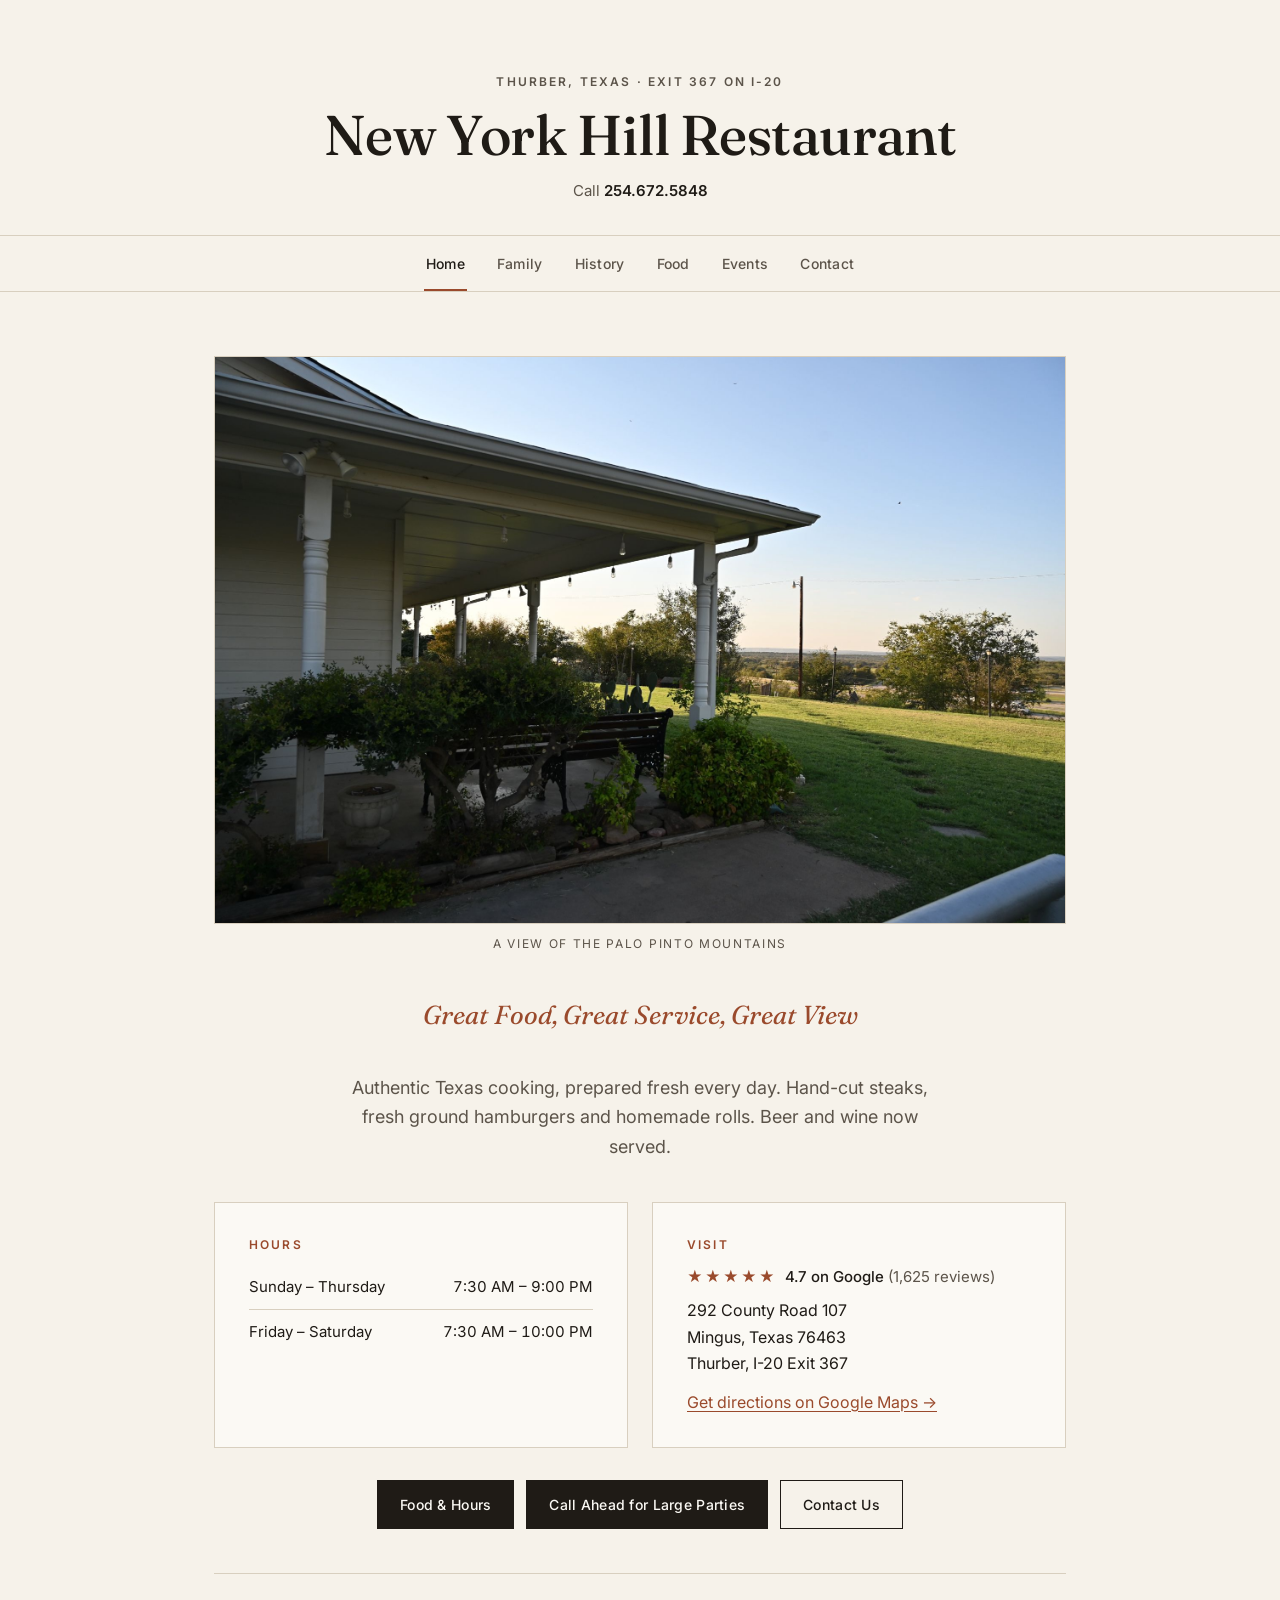
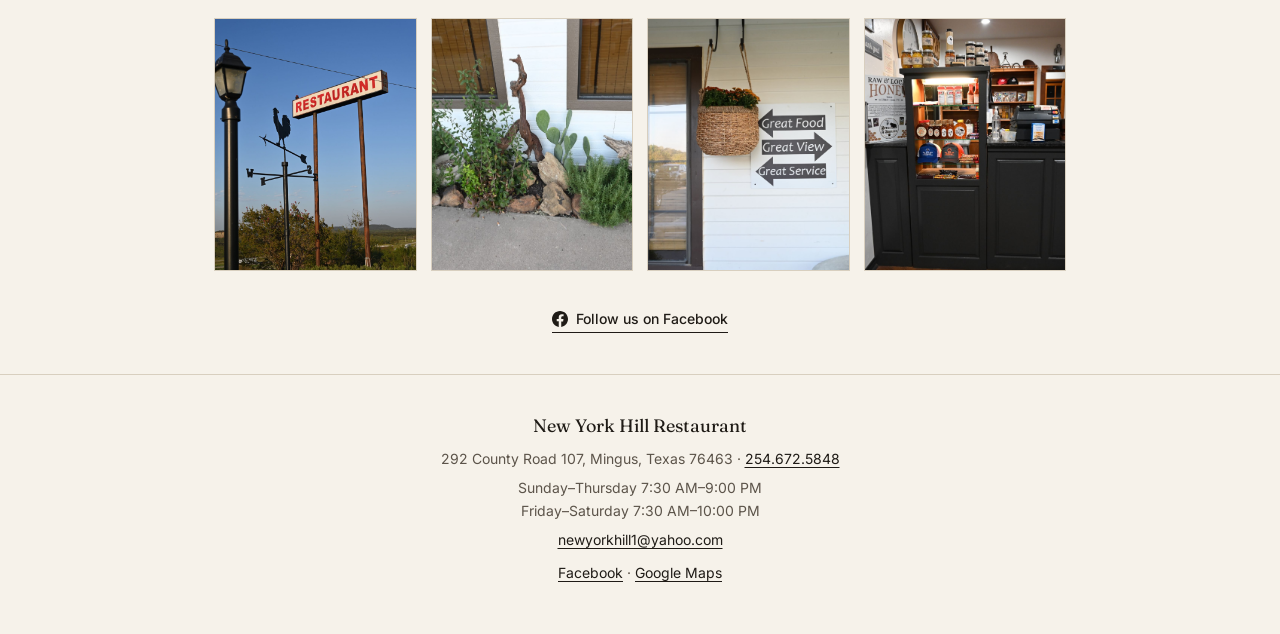
<file: index.html>
<!DOCTYPE html>
<html lang="en">
<head>
<meta charset="UTF-8">
<meta name="viewport" content="width=device-width, initial-scale=1">
<title>New York Hill Restaurant | Thurber, Texas</title>
<meta name="description" content="New York Hill Restaurant in Thurber, Texas. Authentic Texas cuisine prepared fresh daily, hand-cut steaks, fresh ground hamburgers and homemade rolls. Exit 367 on I-20.">
<meta name="keywords" content="chicken fried steak, hummingbirds, Thurber, Texas, great food, country breakfast, view">
<meta property="og:type" content="website">
<meta property="og:site_name" content="New York Hill Restaurant">
<meta property="og:title" content="New York Hill Restaurant | Thurber, Texas">
<meta property="og:description" content="New York Hill Restaurant in Thurber, Texas. Authentic Texas cuisine prepared fresh daily, hand-cut steaks, fresh ground hamburgers and homemade rolls. Exit 367 on I-20.">
<meta property="og:url" content="https://thurbernewyorkhill.com/">
<meta property="og:image" content="https://thurbernewyorkhill.com/images/hero-porch.jpg">
<meta name="twitter:card" content="summary_large_image">
<link rel="icon" href="favicon.svg" type="image/svg+xml">
<link rel="preconnect" href="https://fonts.googleapis.com">
<link rel="preconnect" href="https://fonts.gstatic.com" crossorigin>
<link href="https://fonts.googleapis.com/css2?family=Fraunces:opsz,wght@9..144,400;9..144,500;9..144,600&family=Inter:wght@400;500;600&display=swap" rel="stylesheet">
<link rel="stylesheet" href="css/style.css?v=10">
</head>
<body>

<header class="masthead">
  <p class="kicker">Thurber, Texas &middot; Exit 367 on I-20</p>
  <h1><a href="index.html">New York Hill Restaurant</a></h1>
  <p class="sub">Call <a href="tel:+12546725848">254.672.5848</a></p>
</header>

<nav class="main" aria-label="Main">
  <ul>
    <li><a href="index.html" aria-current="page">Home</a></li>
    <li><a href="family.html">Family</a></li>
    <li><a href="history.html">History</a></li>
    <li><a href="food.html">Food</a></li>
    <li><a href="events.html">Events</a></li>
    <li><a href="contact.html">Contact</a></li>
  </ul>
</nav>

<main class="wrap">
  <figure class="hero-view"><img src="images/hero-porch.jpg" alt="The covered porch at New York Hill with a view of the Palo Pinto mountains" onerror="this.remove()"><figcaption>A view of the Palo Pinto mountains</figcaption></figure>

  <p class="tagline">Great Food, Great Service, Great View</p>
  <p class="page-intro">Authentic Texas cooking, prepared fresh every day. Hand-cut steaks, fresh ground hamburgers and homemade rolls. Beer and wine now served.</p>

  <div class="two-col">
    <div class="panel">
      <h3 class="label">Hours</h3>
      <table class="hours">
        <tr><td>Sunday &ndash; Thursday</td><td>7:30 AM &ndash; 9:00 PM</td></tr>
        <tr><td>Friday &ndash; Saturday</td><td>7:30 AM &ndash; 10:00 PM</td></tr>
      </table>
    </div>
    <div class="panel">
      <h3 class="label">Visit</h3>
      <p class="rating"><span class="stars" aria-hidden="true">&#9733;&#9733;&#9733;&#9733;&#9733;</span> 4.7 on Google <span class="muted">(1,625 reviews)</span></p>
      <p style="margin-bottom:12px;">292 County Road 107<br>Mingus, Texas 76463<br>Thurber, I-20 Exit 367</p>
      <p style="margin-bottom:0;"><a href="https://www.google.com/maps/dir/?api=1&amp;destination=32.5034469,-98.41572359999999&amp;destination_place_id=ChIJT-LiNr6eUYYR8mpRFcu9SW4" target="_blank" rel="noopener">Get directions on Google Maps &rarr;</a></p>
    </div>
  </div>

  <div class="actions" style="margin-top:32px;">
    <a class="btn" href="food.html">Food &amp; Hours</a>
    <a class="btn" href="tel:+12546725848">Call Ahead for Large Parties</a>
    <a class="btn ghost" href="contact.html">Contact Us</a>
  </div>

  <hr class="divider">

  <div class="frames" aria-label="Photos">
    <div class="frame-wrap"><img src="images/contact-restaurant-sign.jpg" alt="Tall RESTAURANT sign with a rooster weathervane" onerror="this.remove()"></div>
    <div class="frame-wrap"><img src="images/contact-planter.jpg" alt="Planting bed and sculpture beside the restaurant wall" onerror="this.remove()"></div>
    <div class="frame-wrap"><img src="images/contact-gift-shop.jpg" alt="Gift shop counter with local honey, jams and New York Hill hats" onerror="this.remove()"></div>
    <div class="frame-wrap"><img src="images/contact-porch-sign.jpg" alt="Porch sign reading Great Food, Great View, Great Service beside a hanging planter" onerror="this.remove()"></div>
  </div>

  <div class="social">
    <a href="https://www.facebook.com/NewYorkHIll" target="_blank" rel="noopener">
      <svg viewBox="0 0 24 24" aria-hidden="true"><path d="M24 12.07C24 5.4 18.63 0 12 0S0 5.4 0 12.07C0 18.1 4.39 23.09 10.13 24v-8.44H7.08v-3.49h3.05V9.41c0-3.02 1.79-4.69 4.53-4.69 1.31 0 2.69.24 2.69.24v2.97h-1.51c-1.49 0-1.96.93-1.96 1.89v2.26h3.33l-.53 3.49h-2.8V24C19.61 23.09 24 18.1 24 12.07z"/></svg>
      Follow us on Facebook
    </a>
  </div>
</main>

<footer class="site">
  <p class="name">New York Hill Restaurant</p>
  <p>292 County Road 107, Mingus, Texas 76463 &middot; <a href="tel:+12546725848">254.672.5848</a></p>
  <p>Sunday&ndash;Thursday 7:30 AM&ndash;9:00 PM<br>Friday&ndash;Saturday 7:30 AM&ndash;10:00 PM</p>
  <p><a href="mailto:newyorkhill1@yahoo.com">newyorkhill1@yahoo.com</a></p>
  <p class="social-links"><a href="https://www.facebook.com/NewYorkHIll" target="_blank" rel="noopener">Facebook</a> &middot; <a href="https://www.google.com/maps/search/?api=1&amp;query=New+York+Hill+Restaurant&amp;query_place_id=ChIJT-LiNr6eUYYR8mpRFcu9SW4" target="_blank" rel="noopener">Google Maps</a></p>
</footer>

</body>
</html>
</file>
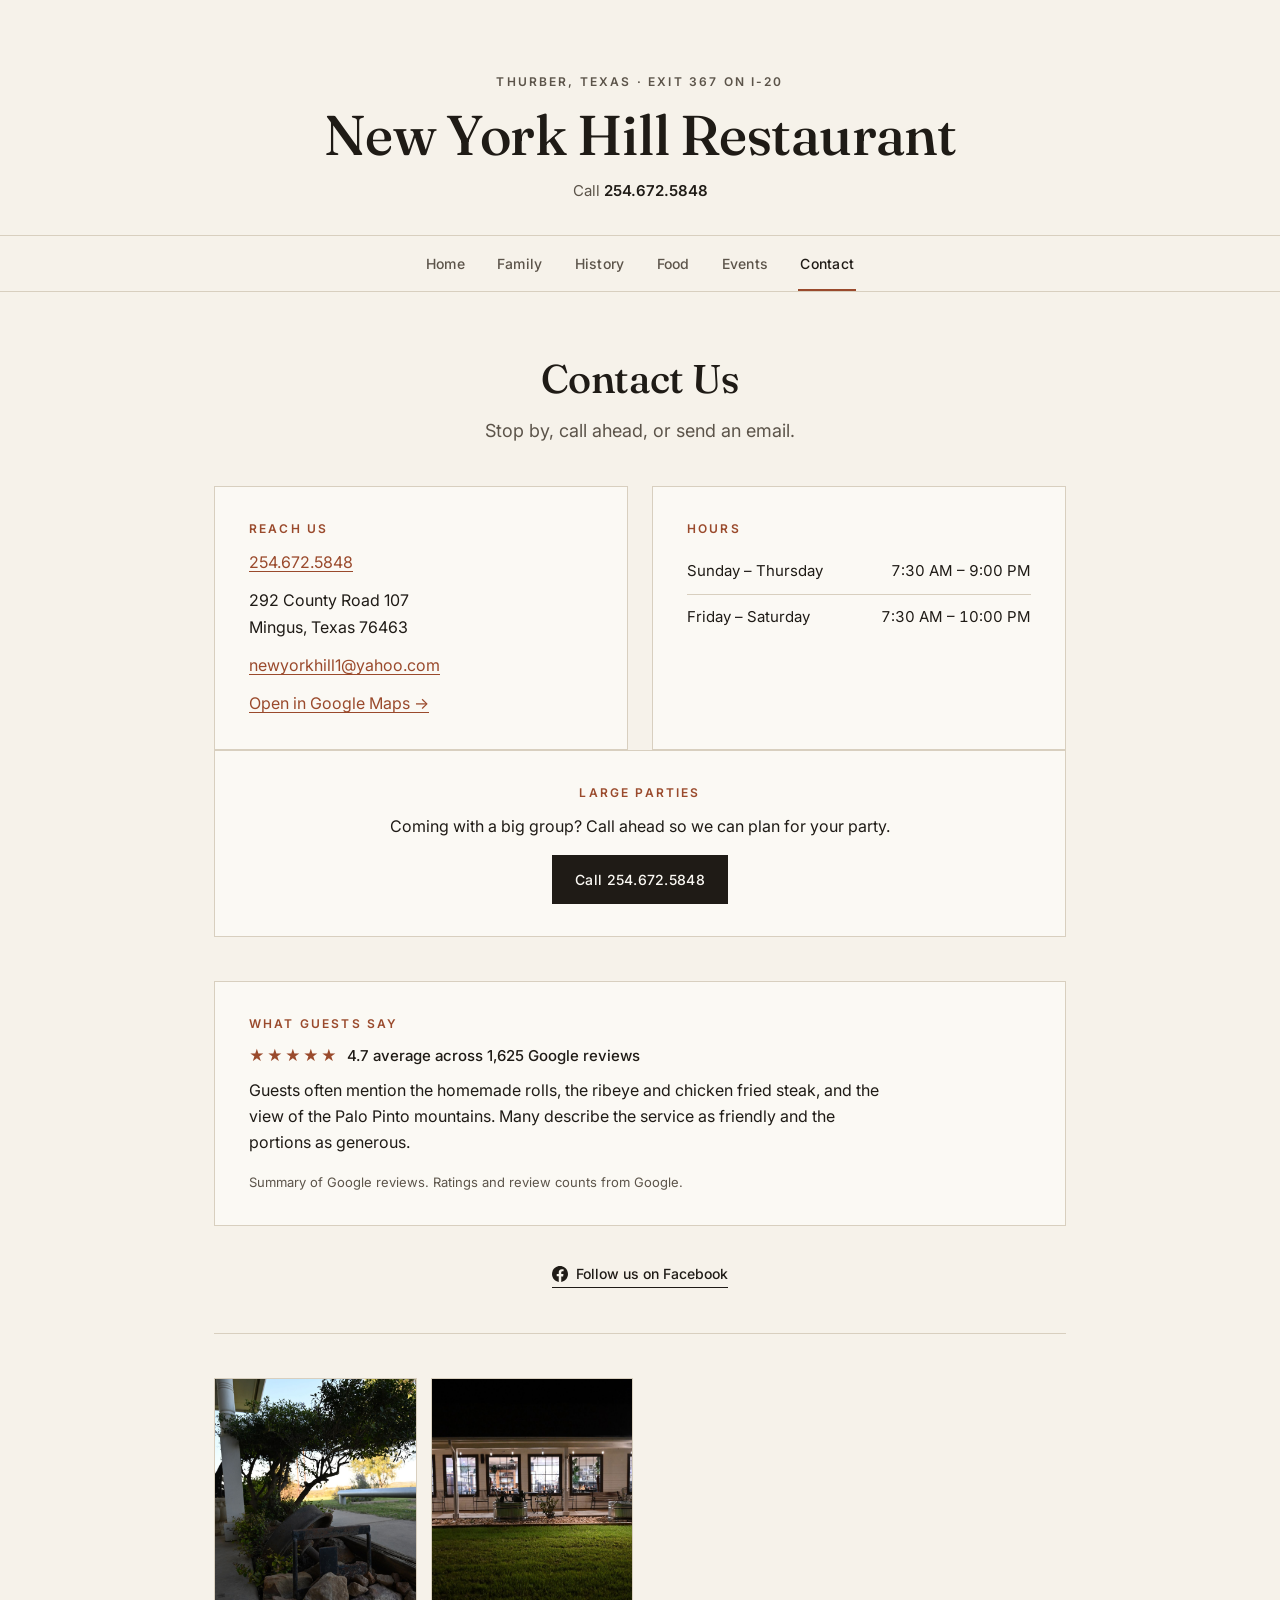
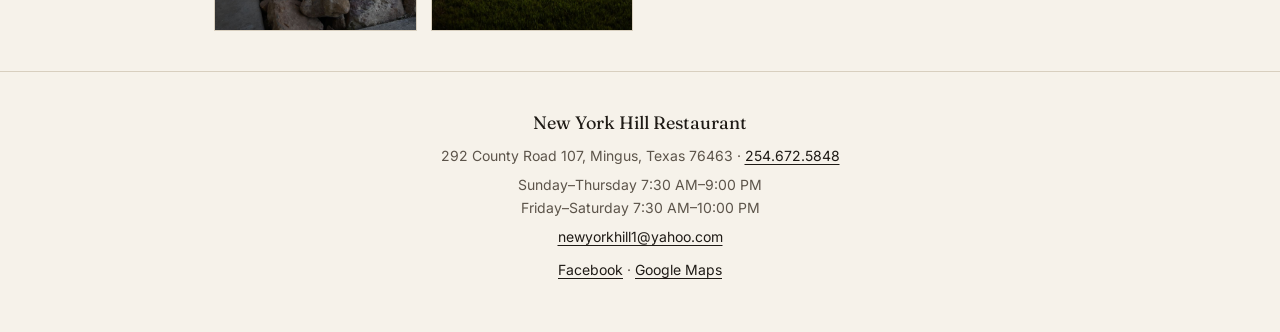
<file: contact.html>
<!DOCTYPE html>
<html lang="en">
<head>
<meta charset="UTF-8">
<meta name="viewport" content="width=device-width, initial-scale=1">
<title>Contact Us | New York Hill Restaurant</title>
<meta name="description" content="Contact New York Hill Restaurant at 292 County Road 107, Mingus, Texas. Call 254.672.5848 or email newyorkhill1@yahoo.com.">
<meta property="og:type" content="website">
<meta property="og:site_name" content="New York Hill Restaurant">
<meta property="og:title" content="Contact Us | New York Hill Restaurant">
<meta property="og:description" content="Contact New York Hill Restaurant at 292 County Road 107, Mingus, Texas. Call 254.672.5848 or email newyorkhill1@yahoo.com.">
<meta property="og:url" content="https://thurbernewyorkhill.com/contact.html">
<meta property="og:image" content="https://thurbernewyorkhill.com/images/hero-porch.jpg">
<meta name="twitter:card" content="summary_large_image">
<link rel="icon" href="favicon.svg" type="image/svg+xml">
<link rel="preconnect" href="https://fonts.googleapis.com">
<link rel="preconnect" href="https://fonts.gstatic.com" crossorigin>
<link href="https://fonts.googleapis.com/css2?family=Fraunces:opsz,wght@9..144,400;9..144,500;9..144,600&family=Inter:wght@400;500;600&display=swap" rel="stylesheet">
<link rel="stylesheet" href="css/style.css?v=10">
</head>
<body>

<header class="masthead">
  <p class="kicker">Thurber, Texas &middot; Exit 367 on I-20</p>
  <h1><a href="index.html">New York Hill Restaurant</a></h1>
  <p class="sub">Call <a href="tel:+12546725848">254.672.5848</a></p>
</header>

<nav class="main" aria-label="Main">
  <ul>
    <li><a href="index.html">Home</a></li>
    <li><a href="family.html">Family</a></li>
    <li><a href="history.html">History</a></li>
    <li><a href="food.html">Food</a></li>
    <li><a href="events.html">Events</a></li>
    <li><a href="contact.html" aria-current="page">Contact</a></li>
  </ul>
</nav>

<main class="wrap">
  <h2 class="page-title">Contact Us</h2>
  <p class="page-intro">Stop by, call ahead, or send an email.</p>

  <div class="two-col">
    <div class="panel">
      <h3 class="label">Reach us</h3>
      <p style="margin-bottom:12px;"><a href="tel:+12546725848">254.672.5848</a></p>
      <p style="margin-bottom:12px;">292 County Road 107<br>Mingus, Texas 76463</p>
      <p style="margin-bottom:12px;"><a href="mailto:newyorkhill1@yahoo.com">newyorkhill1@yahoo.com</a></p>
      <p style="margin-bottom:0;"><a href="https://www.google.com/maps/search/?api=1&amp;query=New+York+Hill+Restaurant&amp;query_place_id=ChIJT-LiNr6eUYYR8mpRFcu9SW4" target="_blank" rel="noopener">Open in Google Maps &rarr;</a></p>
    </div>
    <div class="panel">
      <h3 class="label">Hours</h3>
      <table class="hours">
        <tr><td>Sunday &ndash; Thursday</td><td>7:30 AM &ndash; 9:00 PM</td></tr>
        <tr><td>Friday &ndash; Saturday</td><td>7:30 AM &ndash; 10:00 PM</td></tr>
      </table>
    </div>
  </div>

  <div class="panel center">
    <h3 class="label">Large Parties</h3>
    <p class="narrow">Coming with a big group? Call ahead so we can plan for your party.</p>
    <a class="btn" href="tel:+12546725848">Call 254.672.5848</a>
  </div>

  <div class="panel reviews">
    <h3 class="label">What guests say</h3>
    <p class="rating"><span class="stars" aria-hidden="true">&#9733;&#9733;&#9733;&#9733;&#9733;</span> 4.7 average across 1,625 Google reviews</p>
    <p>Guests often mention the homemade rolls, the ribeye and chicken fried steak, and the view of the Palo Pinto mountains. Many describe the service as friendly and the portions as generous.</p>
    <p class="attrib">Summary of Google reviews. Ratings and review counts from Google.</p>
  </div>

  <div class="social">
    <a href="https://www.facebook.com/NewYorkHIll" target="_blank" rel="noopener">
      <svg viewBox="0 0 24 24" aria-hidden="true"><path d="M24 12.07C24 5.4 18.63 0 12 0S0 5.4 0 12.07C0 18.1 4.39 23.09 10.13 24v-8.44H7.08v-3.49h3.05V9.41c0-3.02 1.79-4.69 4.53-4.69 1.31 0 2.69.24 2.69.24v2.97h-1.51c-1.49 0-1.96.93-1.96 1.89v2.26h3.33l-.53 3.49h-2.8V24C19.61 23.09 24 18.1 24 12.07z"/></svg>
      Follow us on Facebook
    </a>
  </div>

  <hr class="divider">

  <div class="frames" aria-label="Photos">
    <div class="frame-wrap"><img src="images/home-bench.jpg" alt="Bench and stone planter beneath the porch tree" onerror="this.remove()"></div>
    <div class="frame-wrap"><img src="images/exterior.jpg" alt="New York Hill Restaurant exterior at night with the porch lights on" onerror="this.remove()"></div>
  </div>

</main>

<footer class="site">
  <p class="name">New York Hill Restaurant</p>
  <p>292 County Road 107, Mingus, Texas 76463 &middot; <a href="tel:+12546725848">254.672.5848</a></p>
  <p>Sunday&ndash;Thursday 7:30 AM&ndash;9:00 PM<br>Friday&ndash;Saturday 7:30 AM&ndash;10:00 PM</p>
  <p><a href="mailto:newyorkhill1@yahoo.com">newyorkhill1@yahoo.com</a></p>
  <p class="social-links"><a href="https://www.facebook.com/NewYorkHIll" target="_blank" rel="noopener">Facebook</a> &middot; <a href="https://www.google.com/maps/search/?api=1&amp;query=New+York+Hill+Restaurant&amp;query_place_id=ChIJT-LiNr6eUYYR8mpRFcu9SW4" target="_blank" rel="noopener">Google Maps</a></p>
</footer>

</body>
</html>
</file>
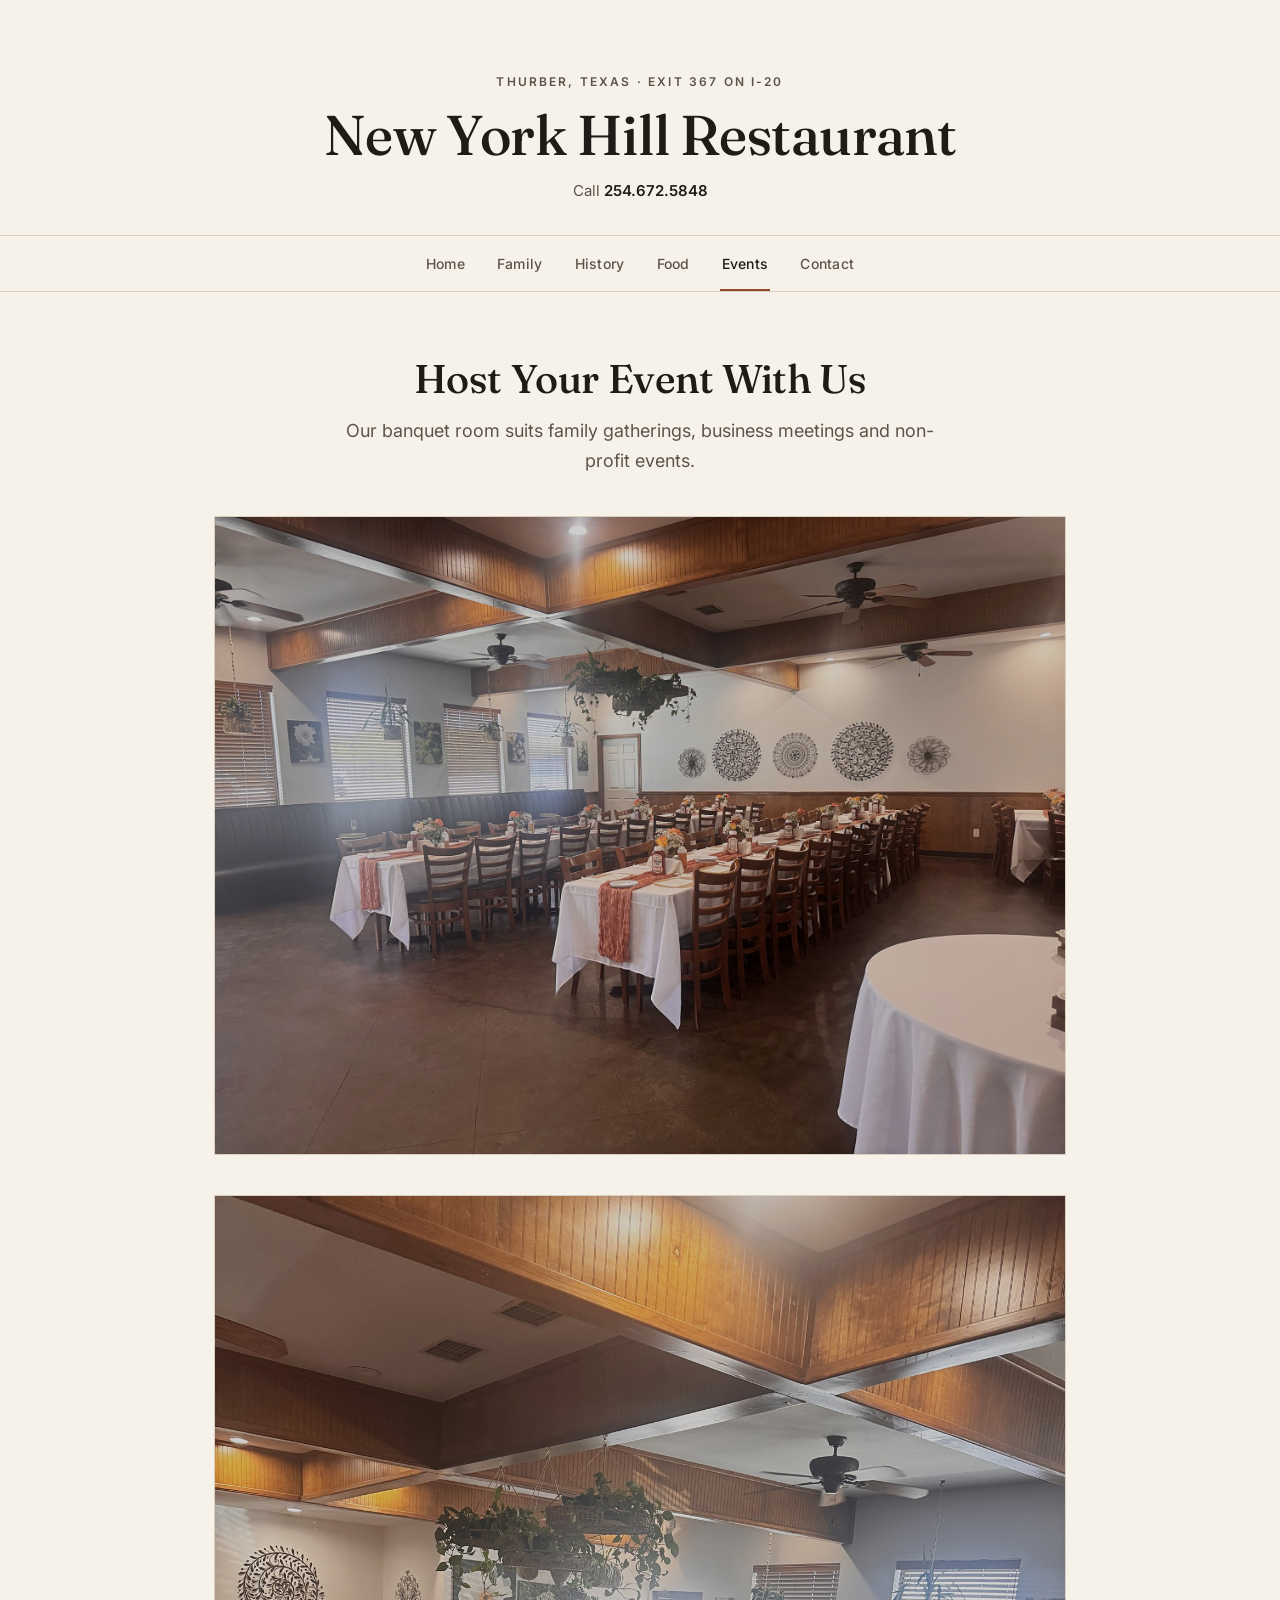
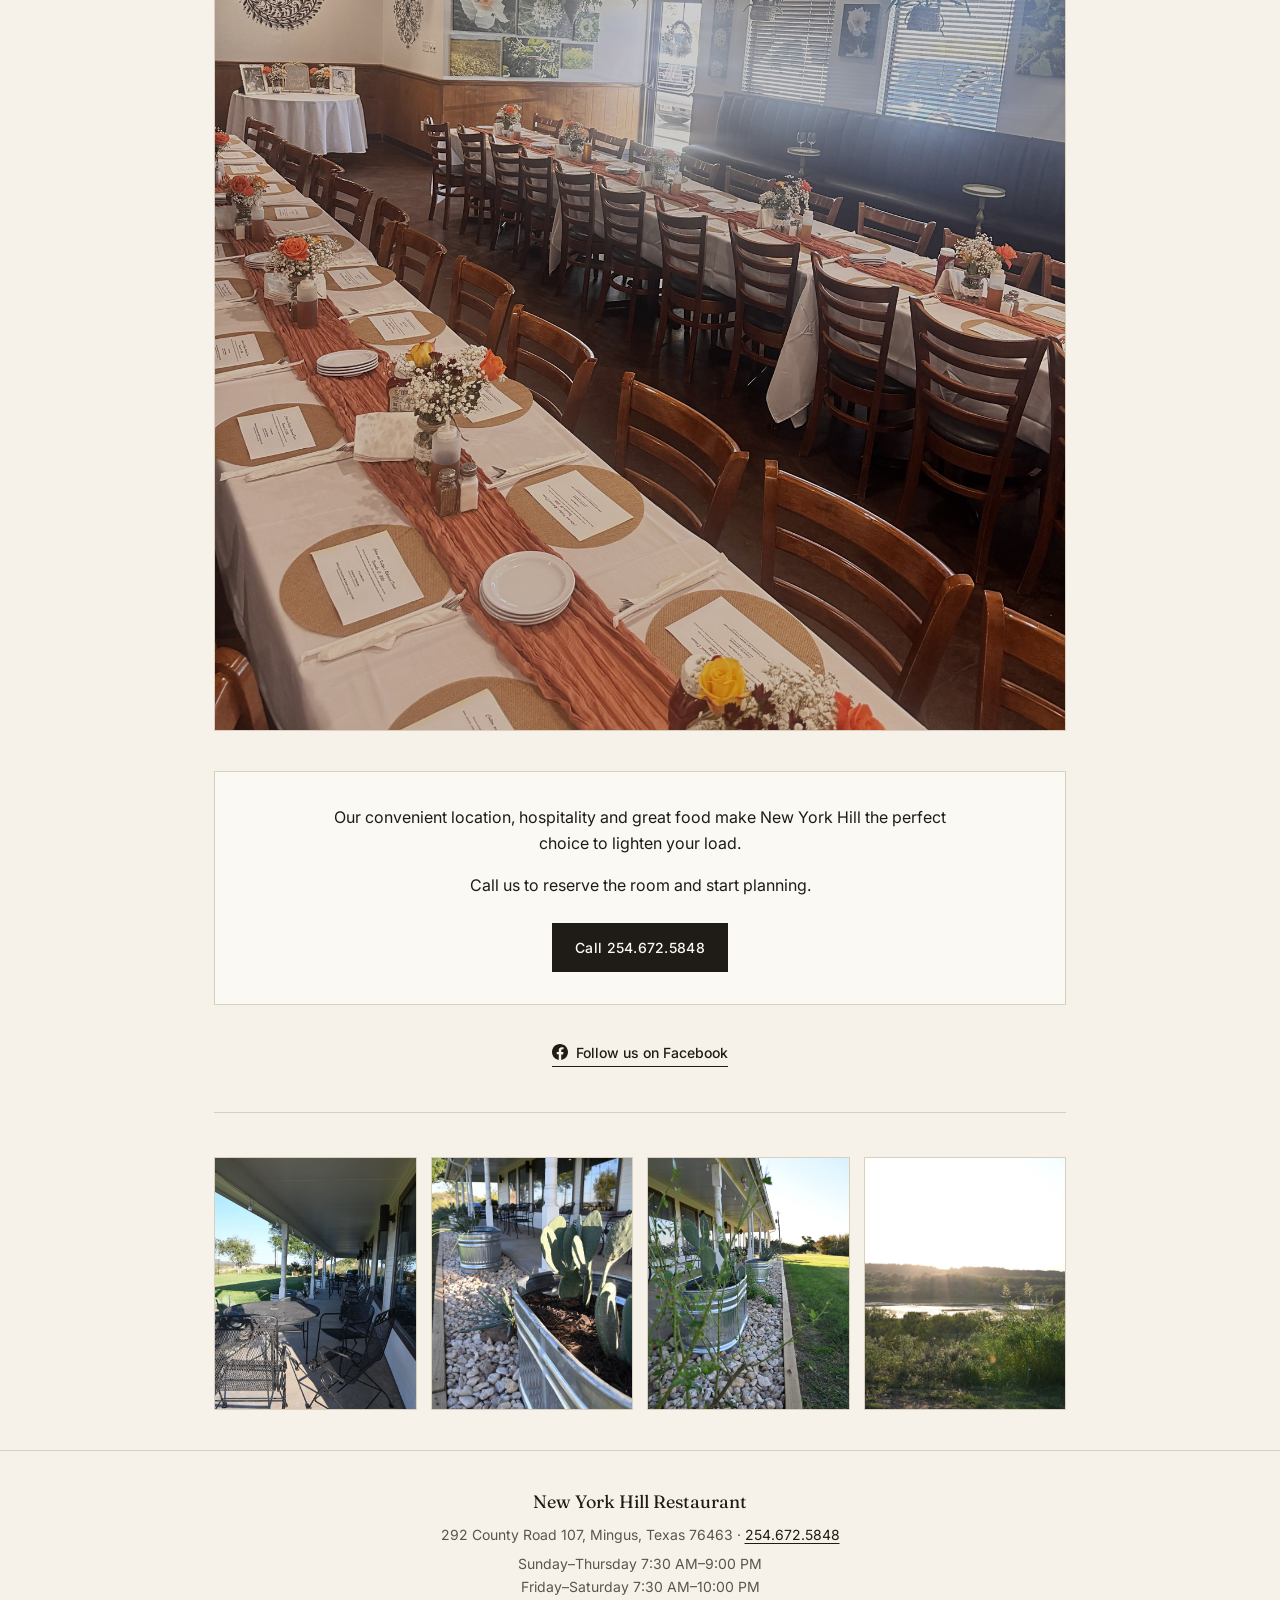
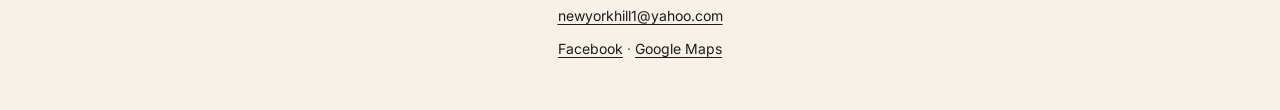
<file: events.html>
<!DOCTYPE html>
<html lang="en">
<head>
<meta charset="UTF-8">
<meta name="viewport" content="width=device-width, initial-scale=1">
<title>Events &amp; Banquets | New York Hill Restaurant</title>
<meta name="description" content="Book the banquet room at New York Hill Restaurant for family gatherings, business meetings and non-profit events. Call 254.672.5848.">
<meta property="og:type" content="website">
<meta property="og:site_name" content="New York Hill Restaurant">
<meta property="og:title" content="Events &amp; Banquets | New York Hill Restaurant">
<meta property="og:description" content="Book the banquet room at New York Hill Restaurant for family gatherings, business meetings and non-profit events. Call 254.672.5848.">
<meta property="og:url" content="https://thurbernewyorkhill.com/events.html">
<meta property="og:image" content="https://thurbernewyorkhill.com/images/hero-porch.jpg">
<meta name="twitter:card" content="summary_large_image">
<link rel="icon" href="favicon.svg" type="image/svg+xml">
<link rel="preconnect" href="https://fonts.googleapis.com">
<link rel="preconnect" href="https://fonts.gstatic.com" crossorigin>
<link href="https://fonts.googleapis.com/css2?family=Fraunces:opsz,wght@9..144,400;9..144,500;9..144,600&family=Inter:wght@400;500;600&display=swap" rel="stylesheet">
<link rel="stylesheet" href="css/style.css?v=10">
</head>
<body>

<header class="masthead">
  <p class="kicker">Thurber, Texas &middot; Exit 367 on I-20</p>
  <h1><a href="index.html">New York Hill Restaurant</a></h1>
  <p class="sub">Call <a href="tel:+12546725848">254.672.5848</a></p>
</header>

<nav class="main" aria-label="Main">
  <ul>
    <li><a href="index.html">Home</a></li>
    <li><a href="family.html">Family</a></li>
    <li><a href="history.html">History</a></li>
    <li><a href="food.html">Food</a></li>
    <li><a href="events.html" aria-current="page">Events</a></li>
    <li><a href="contact.html">Contact</a></li>
  </ul>
</nav>

<main class="wrap">
  <h2 class="page-title">Host Your Event With Us</h2>
  <p class="page-intro">Our banquet room suits family gatherings, business meetings and non-profit events.</p>

  <figure class="photo-wide"><img src="images/events-room-1.jpg" alt="Dining room set with long tables, white linens and orange flowers" onerror="this.remove()"></figure>
  <figure class="photo-wide"><img src="images/events-room-2.jpg" alt="Long banquet tables set for a party with orange flowers and place cards" onerror="this.remove()"></figure>

  <div class="panel center">
    <p class="narrow">Our convenient location, hospitality and great food make New York Hill the perfect choice to lighten your load.</p>
    <p class="narrow" style="margin-bottom:24px;">Call us to reserve the room and start planning.</p>
    <a class="btn" href="tel:+12546725848">Call 254.672.5848</a>
  </div>

  <div class="social">
    <a href="https://www.facebook.com/NewYorkHIll" target="_blank" rel="noopener">
      <svg viewBox="0 0 24 24" aria-hidden="true"><path d="M24 12.07C24 5.4 18.63 0 12 0S0 5.4 0 12.07C0 18.1 4.39 23.09 10.13 24v-8.44H7.08v-3.49h3.05V9.41c0-3.02 1.79-4.69 4.53-4.69 1.31 0 2.69.24 2.69.24v2.97h-1.51c-1.49 0-1.96.93-1.96 1.89v2.26h3.33l-.53 3.49h-2.8V24C19.61 23.09 24 18.1 24 12.07z"/></svg>
      Follow us on Facebook
    </a>
  </div>

  <hr class="divider">

  <div class="frames" aria-label="Photos">
    <div class="frame-wrap"><img src="images/events-porch-chairs.jpg" alt="Covered porch with metal chairs and table" onerror="this.remove()"></div>
    <div class="frame-wrap"><img src="images/events-planters.jpg" alt="Cactus planters along the porch" onerror="this.remove()"></div>
    <div class="frame-wrap"><img src="images/events-porch-rail.jpg" alt="Porch with a metal planter and gravel bed" onerror="this.remove()"></div>
    <div class="frame-wrap"><img src="images/events-lake-sunset.jpg" alt="Sunset over the hills near the lake" onerror="this.remove()"></div>
  </div>

</main>

<footer class="site">
  <p class="name">New York Hill Restaurant</p>
  <p>292 County Road 107, Mingus, Texas 76463 &middot; <a href="tel:+12546725848">254.672.5848</a></p>
  <p>Sunday&ndash;Thursday 7:30 AM&ndash;9:00 PM<br>Friday&ndash;Saturday 7:30 AM&ndash;10:00 PM</p>
  <p><a href="mailto:newyorkhill1@yahoo.com">newyorkhill1@yahoo.com</a></p>
  <p class="social-links"><a href="https://www.facebook.com/NewYorkHIll" target="_blank" rel="noopener">Facebook</a> &middot; <a href="https://www.google.com/maps/search/?api=1&amp;query=New+York+Hill+Restaurant&amp;query_place_id=ChIJT-LiNr6eUYYR8mpRFcu9SW4" target="_blank" rel="noopener">Google Maps</a></p>
</footer>

</body>
</html>
</file>
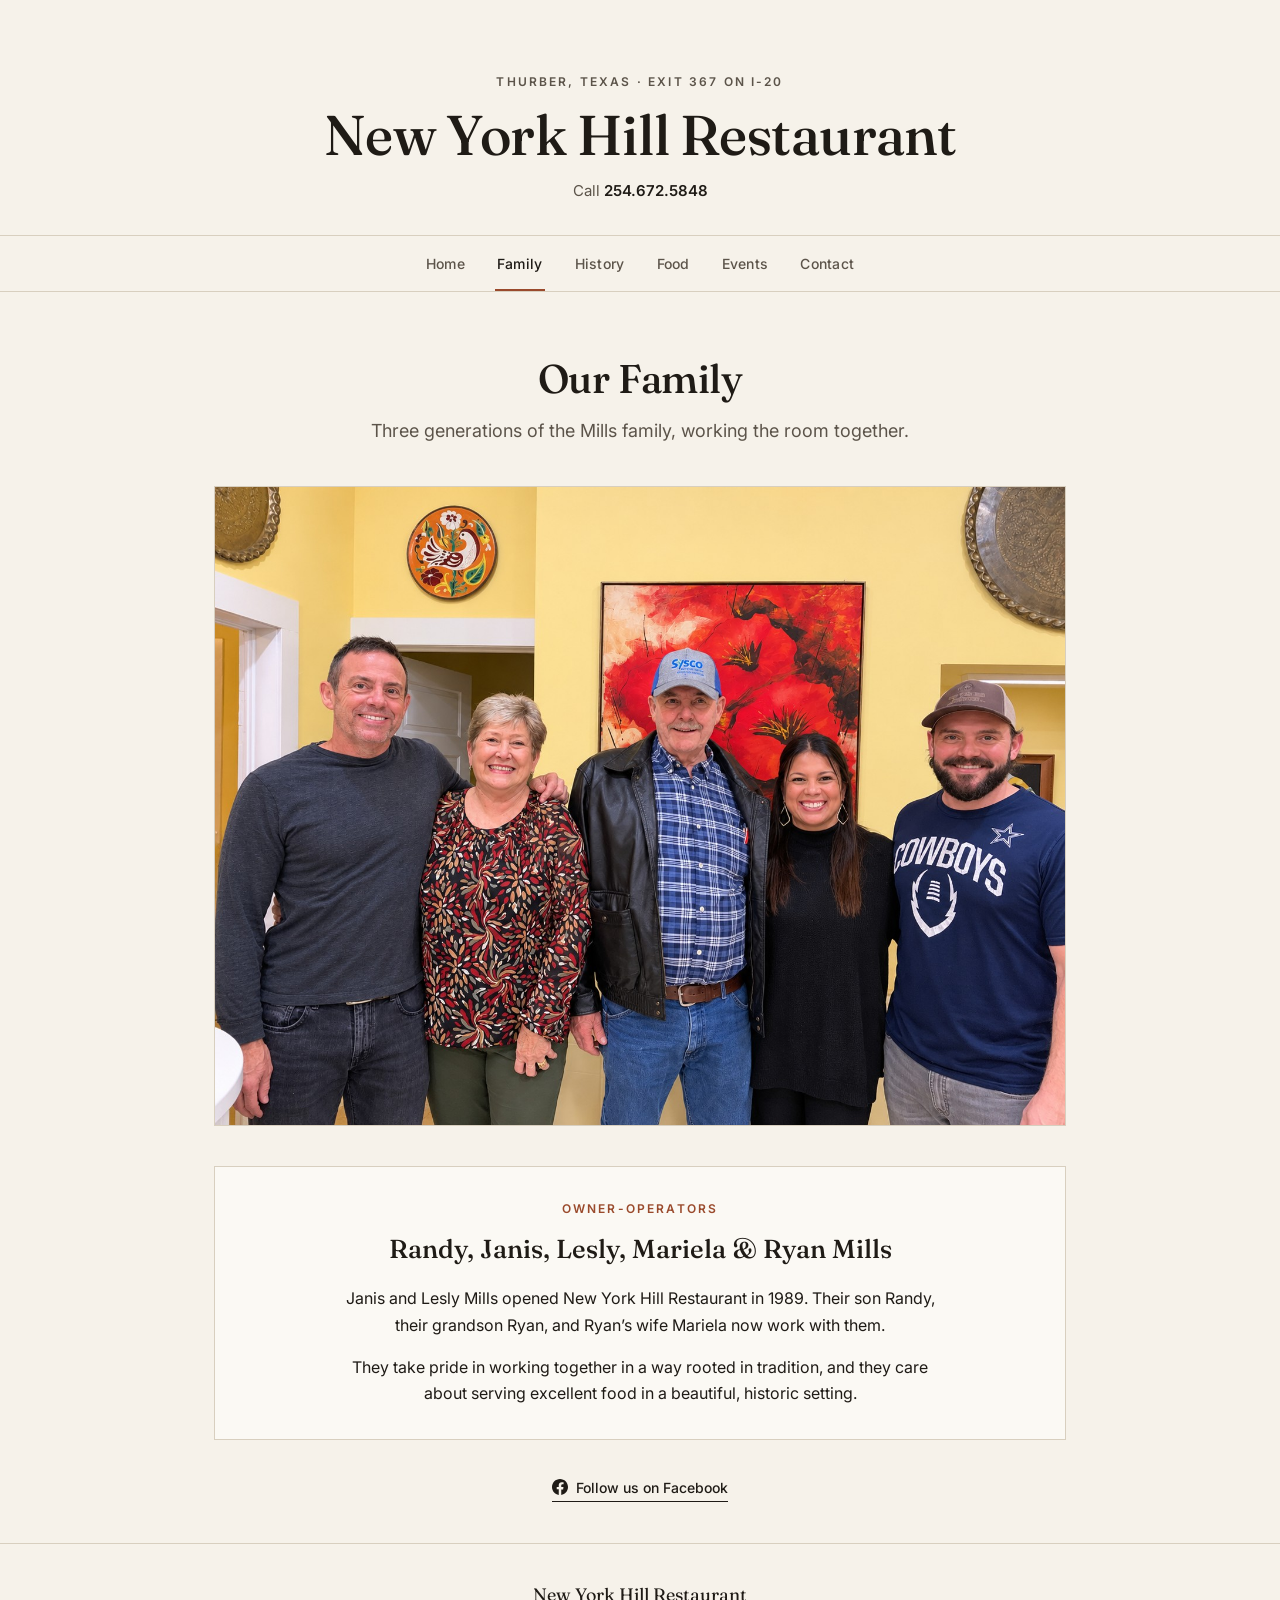
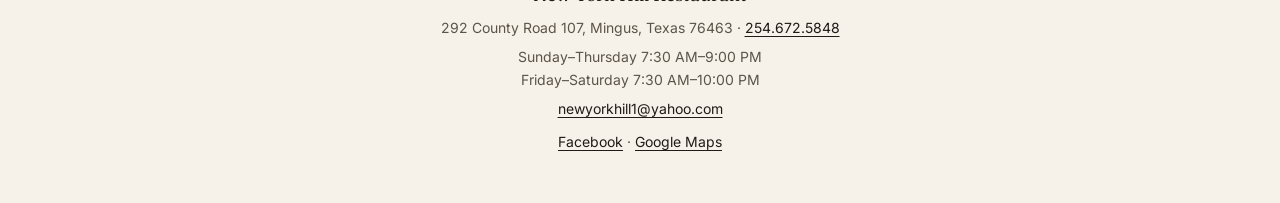
<file: family.html>
<!DOCTYPE html>
<html lang="en">
<head>
<meta charset="UTF-8">
<meta name="viewport" content="width=device-width, initial-scale=1">
<title>Our Family | New York Hill Restaurant</title>
<meta name="description" content="Janis, Lesly, Randy, Ryan and Mariela Mills run New York Hill Restaurant, opened in 1989 in Thurber, Texas.">
<meta property="og:type" content="website">
<meta property="og:site_name" content="New York Hill Restaurant">
<meta property="og:title" content="Our Family | New York Hill Restaurant">
<meta property="og:description" content="Janis, Lesly, Randy, Ryan and Mariela Mills run New York Hill Restaurant, opened in 1989 in Thurber, Texas.">
<meta property="og:url" content="https://thurbernewyorkhill.com/family.html">
<meta property="og:image" content="https://thurbernewyorkhill.com/images/hero-porch.jpg">
<meta name="twitter:card" content="summary_large_image">
<link rel="icon" href="favicon.svg" type="image/svg+xml">
<link rel="preconnect" href="https://fonts.googleapis.com">
<link rel="preconnect" href="https://fonts.gstatic.com" crossorigin>
<link href="https://fonts.googleapis.com/css2?family=Fraunces:opsz,wght@9..144,400;9..144,500;9..144,600&family=Inter:wght@400;500;600&display=swap" rel="stylesheet">
<link rel="stylesheet" href="css/style.css?v=10">
</head>
<body>

<header class="masthead">
  <p class="kicker">Thurber, Texas &middot; Exit 367 on I-20</p>
  <h1><a href="index.html">New York Hill Restaurant</a></h1>
  <p class="sub">Call <a href="tel:+12546725848">254.672.5848</a></p>
</header>

<nav class="main" aria-label="Main">
  <ul>
    <li><a href="index.html">Home</a></li>
    <li><a href="family.html" aria-current="page">Family</a></li>
    <li><a href="history.html">History</a></li>
    <li><a href="food.html">Food</a></li>
    <li><a href="events.html">Events</a></li>
    <li><a href="contact.html">Contact</a></li>
  </ul>
</nav>

<main class="wrap">
  <h2 class="page-title">Our Family</h2>
  <p class="page-intro">Three generations of the Mills family, working the room together.</p>

  <figure class="photo-wide"><img src="images/family-group.jpg" alt="The Mills family smiling together indoors" onerror="this.remove()"></figure>

  <div class="panel center">
    <h3 class="label">Owner-Operators</h3>
    <h3 class="name">Randy, Janis, Lesly, Mariela &amp; Ryan Mills</h3>
    <p class="narrow">Janis and Lesly Mills opened New York Hill Restaurant in 1989. Their son Randy, their grandson Ryan, and Ryan&rsquo;s wife Mariela now work with them.</p>
    <p class="narrow" style="margin-bottom:0;">They take pride in working together in a way rooted in tradition, and they care about serving excellent food in a beautiful, historic setting.</p>
  </div>

  <div class="social">
    <a href="https://www.facebook.com/NewYorkHIll" target="_blank" rel="noopener">
      <svg viewBox="0 0 24 24" aria-hidden="true"><path d="M24 12.07C24 5.4 18.63 0 12 0S0 5.4 0 12.07C0 18.1 4.39 23.09 10.13 24v-8.44H7.08v-3.49h3.05V9.41c0-3.02 1.79-4.69 4.53-4.69 1.31 0 2.69.24 2.69.24v2.97h-1.51c-1.49 0-1.96.93-1.96 1.89v2.26h3.33l-.53 3.49h-2.8V24C19.61 23.09 24 18.1 24 12.07z"/></svg>
      Follow us on Facebook
    </a>
  </div>
</main>

<footer class="site">
  <p class="name">New York Hill Restaurant</p>
  <p>292 County Road 107, Mingus, Texas 76463 &middot; <a href="tel:+12546725848">254.672.5848</a></p>
  <p>Sunday&ndash;Thursday 7:30 AM&ndash;9:00 PM<br>Friday&ndash;Saturday 7:30 AM&ndash;10:00 PM</p>
  <p><a href="mailto:newyorkhill1@yahoo.com">newyorkhill1@yahoo.com</a></p>
  <p class="social-links"><a href="https://www.facebook.com/NewYorkHIll" target="_blank" rel="noopener">Facebook</a> &middot; <a href="https://www.google.com/maps/search/?api=1&amp;query=New+York+Hill+Restaurant&amp;query_place_id=ChIJT-LiNr6eUYYR8mpRFcu9SW4" target="_blank" rel="noopener">Google Maps</a></p>
</footer>

</body>
</html>
</file>
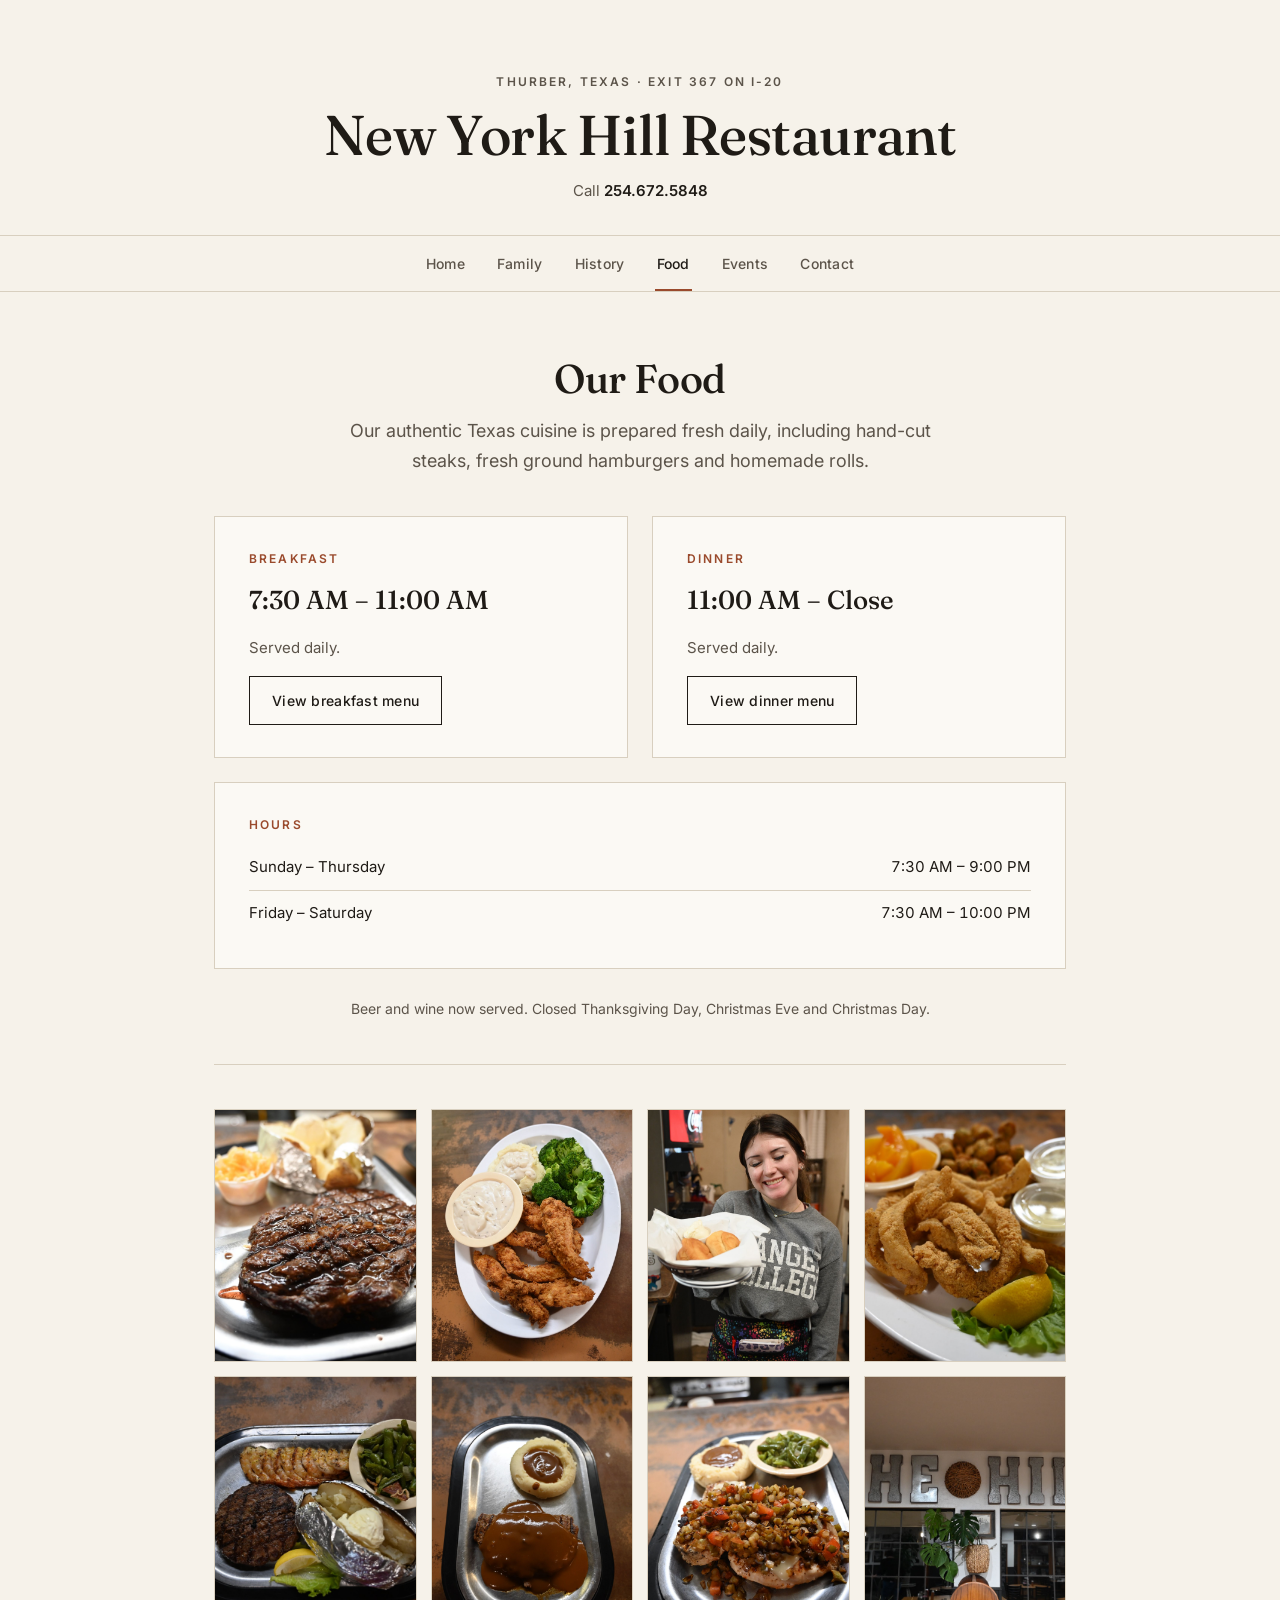
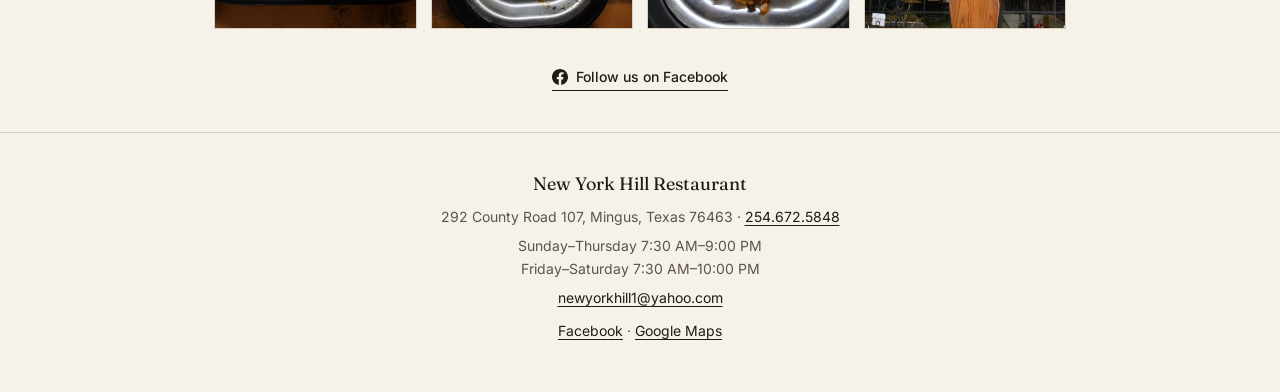
<file: food.html>
<!DOCTYPE html>
<html lang="en">
<head>
<meta charset="UTF-8">
<meta name="viewport" content="width=device-width, initial-scale=1">
<title>Food &amp; Hours | New York Hill Restaurant</title>
<meta name="description" content="Breakfast 7:30 to 11 AM and dinner 11 AM to close, daily. Hand-cut steaks, fresh ground hamburgers, homemade rolls. Beer and wine served.">
<meta property="og:type" content="website">
<meta property="og:site_name" content="New York Hill Restaurant">
<meta property="og:title" content="Food &amp; Hours | New York Hill Restaurant">
<meta property="og:description" content="Breakfast 7:30 to 11 AM and dinner 11 AM to close, daily. Hand-cut steaks, fresh ground hamburgers, homemade rolls. Beer and wine served.">
<meta property="og:url" content="https://thurbernewyorkhill.com/food.html">
<meta property="og:image" content="https://thurbernewyorkhill.com/images/hero-porch.jpg">
<meta name="twitter:card" content="summary_large_image">
<link rel="icon" href="favicon.svg" type="image/svg+xml">
<link rel="preconnect" href="https://fonts.googleapis.com">
<link rel="preconnect" href="https://fonts.gstatic.com" crossorigin>
<link href="https://fonts.googleapis.com/css2?family=Fraunces:opsz,wght@9..144,400;9..144,500;9..144,600&family=Inter:wght@400;500;600&display=swap" rel="stylesheet">
<link rel="stylesheet" href="css/style.css?v=10">
</head>
<body>

<header class="masthead">
  <p class="kicker">Thurber, Texas &middot; Exit 367 on I-20</p>
  <h1><a href="index.html">New York Hill Restaurant</a></h1>
  <p class="sub">Call <a href="tel:+12546725848">254.672.5848</a></p>
</header>

<nav class="main" aria-label="Main">
  <ul>
    <li><a href="index.html">Home</a></li>
    <li><a href="family.html">Family</a></li>
    <li><a href="history.html">History</a></li>
    <li><a href="food.html" aria-current="page">Food</a></li>
    <li><a href="events.html">Events</a></li>
    <li><a href="contact.html">Contact</a></li>
  </ul>
</nav>

<main class="wrap">
  <h2 class="page-title">Our Food</h2>
  <p class="page-intro">Our authentic Texas cuisine is prepared fresh daily, including hand-cut steaks, fresh ground hamburgers and homemade rolls.</p>

  <div class="menu-grid">
    <div class="panel">
      <h3 class="label">Breakfast</h3>
      <h3 class="name">7:30 AM &ndash; 11:00 AM</h3>
      <p>Served daily.</p>
      <a class="btn ghost" href="menus/breakfast.pdf">View breakfast menu</a>
    </div>
    <div class="panel">
      <h3 class="label">Dinner</h3>
      <h3 class="name">11:00 AM &ndash; Close</h3>
      <p>Served daily.</p>
      <a class="btn ghost" href="menus/dinner.pdf">View dinner menu</a>
    </div>
  </div>

  <div class="panel" style="margin-top:24px;">
    <h3 class="label">Hours</h3>
    <table class="hours">
      <tr><td>Sunday &ndash; Thursday</td><td>7:30 AM &ndash; 9:00 PM</td></tr>
      <tr><td>Friday &ndash; Saturday</td><td>7:30 AM &ndash; 10:00 PM</td></tr>
    </table>
  </div>

  <p class="note">Beer and wine now served. Closed Thanksgiving Day, Christmas Eve and Christmas Day.</p>

  <hr class="divider">

  <div class="frames" aria-label="Photos">
    <div class="frame-wrap"><img src="images/food-steak-potato.jpg" alt="Steak with a baked potato and cheese" onerror="this.remove()"></div>
    <div class="frame-wrap"><img src="images/food-tenders.jpg" alt="Chicken tenders with gravy, mashed potatoes and broccoli" onerror="this.remove()"></div>
    <div class="frame-wrap"><img src="images/rolls.jpg" alt="Homemade rolls" onerror="this.remove()"></div>
    <div class="frame-wrap"><img src="images/food-catfish.jpg" alt="Fried catfish platter with hushpuppies and lemon" onerror="this.remove()"></div>
    <div class="frame-wrap"><img src="images/food-hamburger-steak.jpg" alt="Hamburger steak with a baked potato and green beans" onerror="this.remove()"></div>
    <div class="frame-wrap"><img src="images/food-meatloaf.jpg" alt="Meatloaf with gravy and a dinner roll" onerror="this.remove()"></div>
    <div class="frame-wrap"><img src="images/food-chicken-grilled.jpg" alt="Grilled chicken with pepper topping and green beans" onerror="this.remove()"></div>
    <div class="frame-wrap"><img src="images/food-the-hill-sign.jpg" alt="THE HILL sign on the dining room wall" onerror="this.remove()"></div>
  </div>

  <div class="social">
    <a href="https://www.facebook.com/NewYorkHIll" target="_blank" rel="noopener">
      <svg viewBox="0 0 24 24" aria-hidden="true"><path d="M24 12.07C24 5.4 18.63 0 12 0S0 5.4 0 12.07C0 18.1 4.39 23.09 10.13 24v-8.44H7.08v-3.49h3.05V9.41c0-3.02 1.79-4.69 4.53-4.69 1.31 0 2.69.24 2.69.24v2.97h-1.51c-1.49 0-1.96.93-1.96 1.89v2.26h3.33l-.53 3.49h-2.8V24C19.61 23.09 24 18.1 24 12.07z"/></svg>
      Follow us on Facebook
    </a>
  </div>
</main>

<footer class="site">
  <p class="name">New York Hill Restaurant</p>
  <p>292 County Road 107, Mingus, Texas 76463 &middot; <a href="tel:+12546725848">254.672.5848</a></p>
  <p>Sunday&ndash;Thursday 7:30 AM&ndash;9:00 PM<br>Friday&ndash;Saturday 7:30 AM&ndash;10:00 PM</p>
  <p><a href="mailto:newyorkhill1@yahoo.com">newyorkhill1@yahoo.com</a></p>
  <p class="social-links"><a href="https://www.facebook.com/NewYorkHIll" target="_blank" rel="noopener">Facebook</a> &middot; <a href="https://www.google.com/maps/search/?api=1&amp;query=New+York+Hill+Restaurant&amp;query_place_id=ChIJT-LiNr6eUYYR8mpRFcu9SW4" target="_blank" rel="noopener">Google Maps</a></p>
</footer>

</body>
</html>
</file>
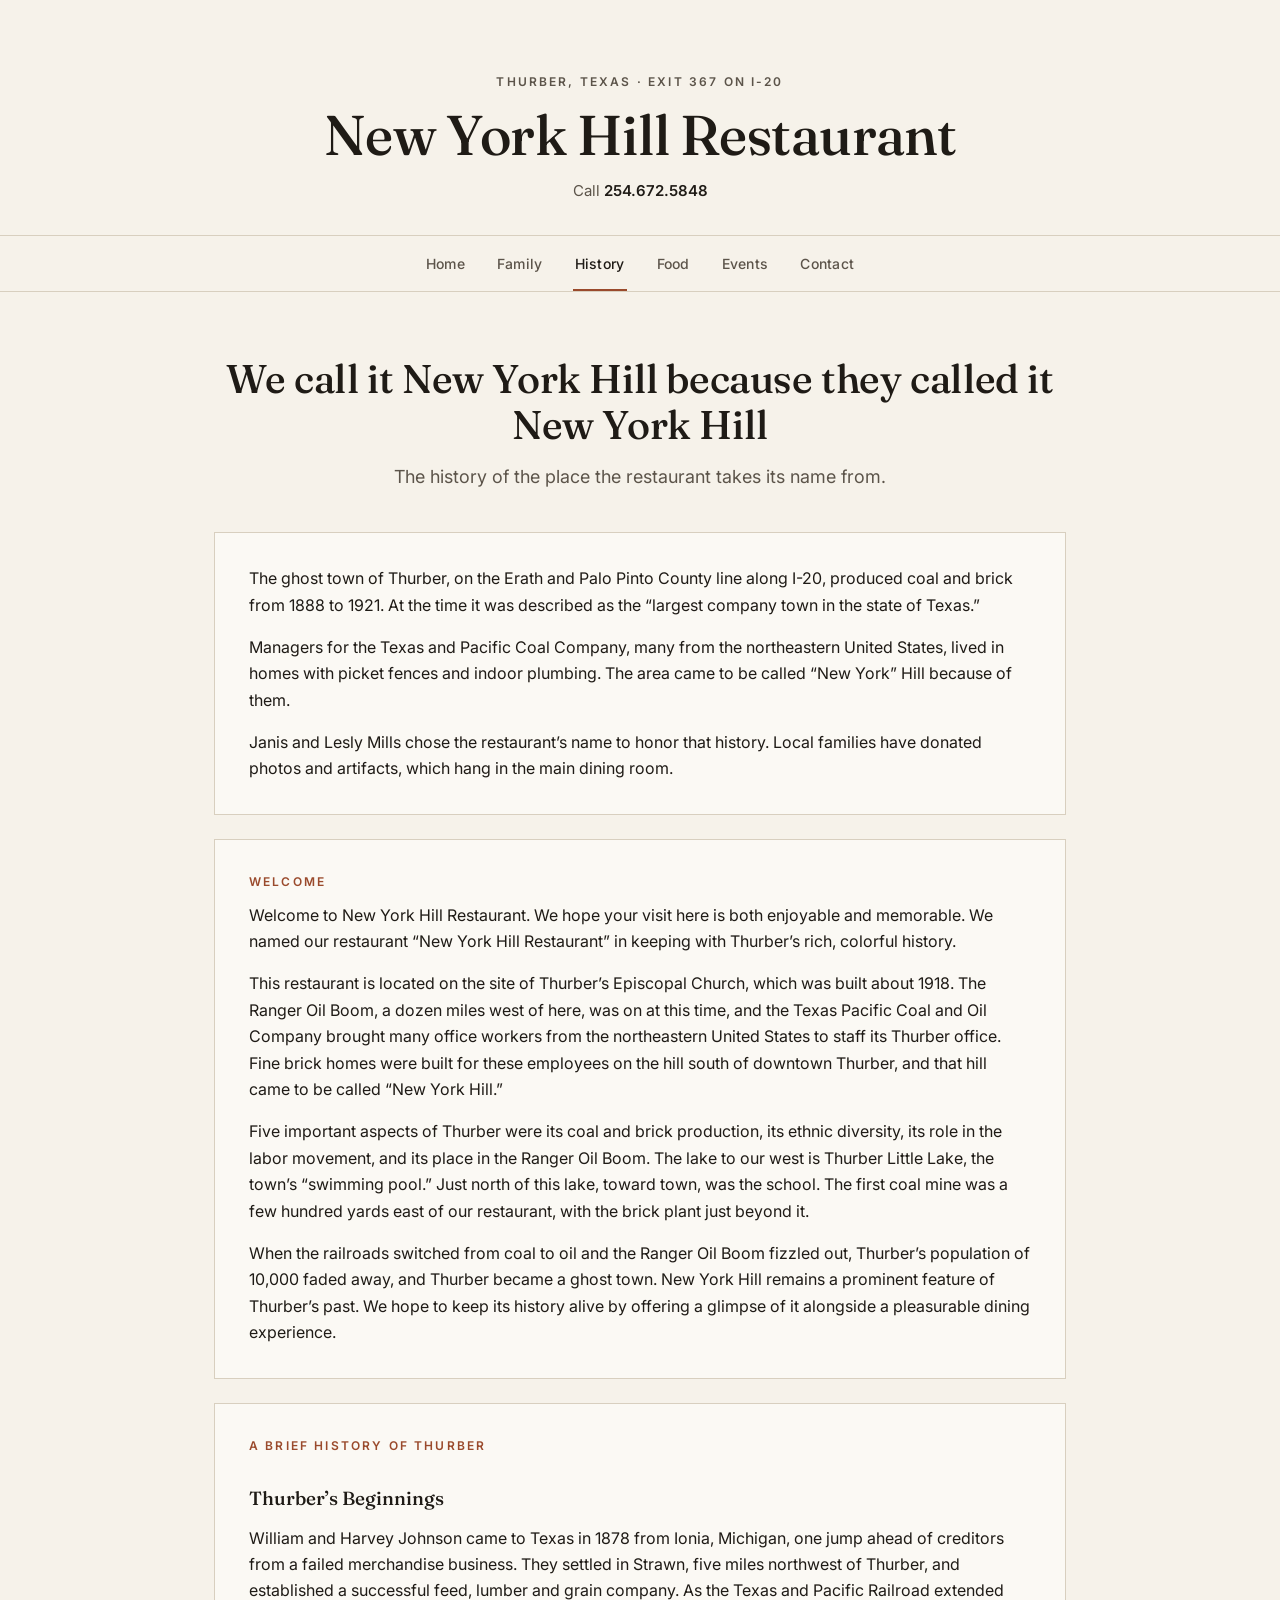
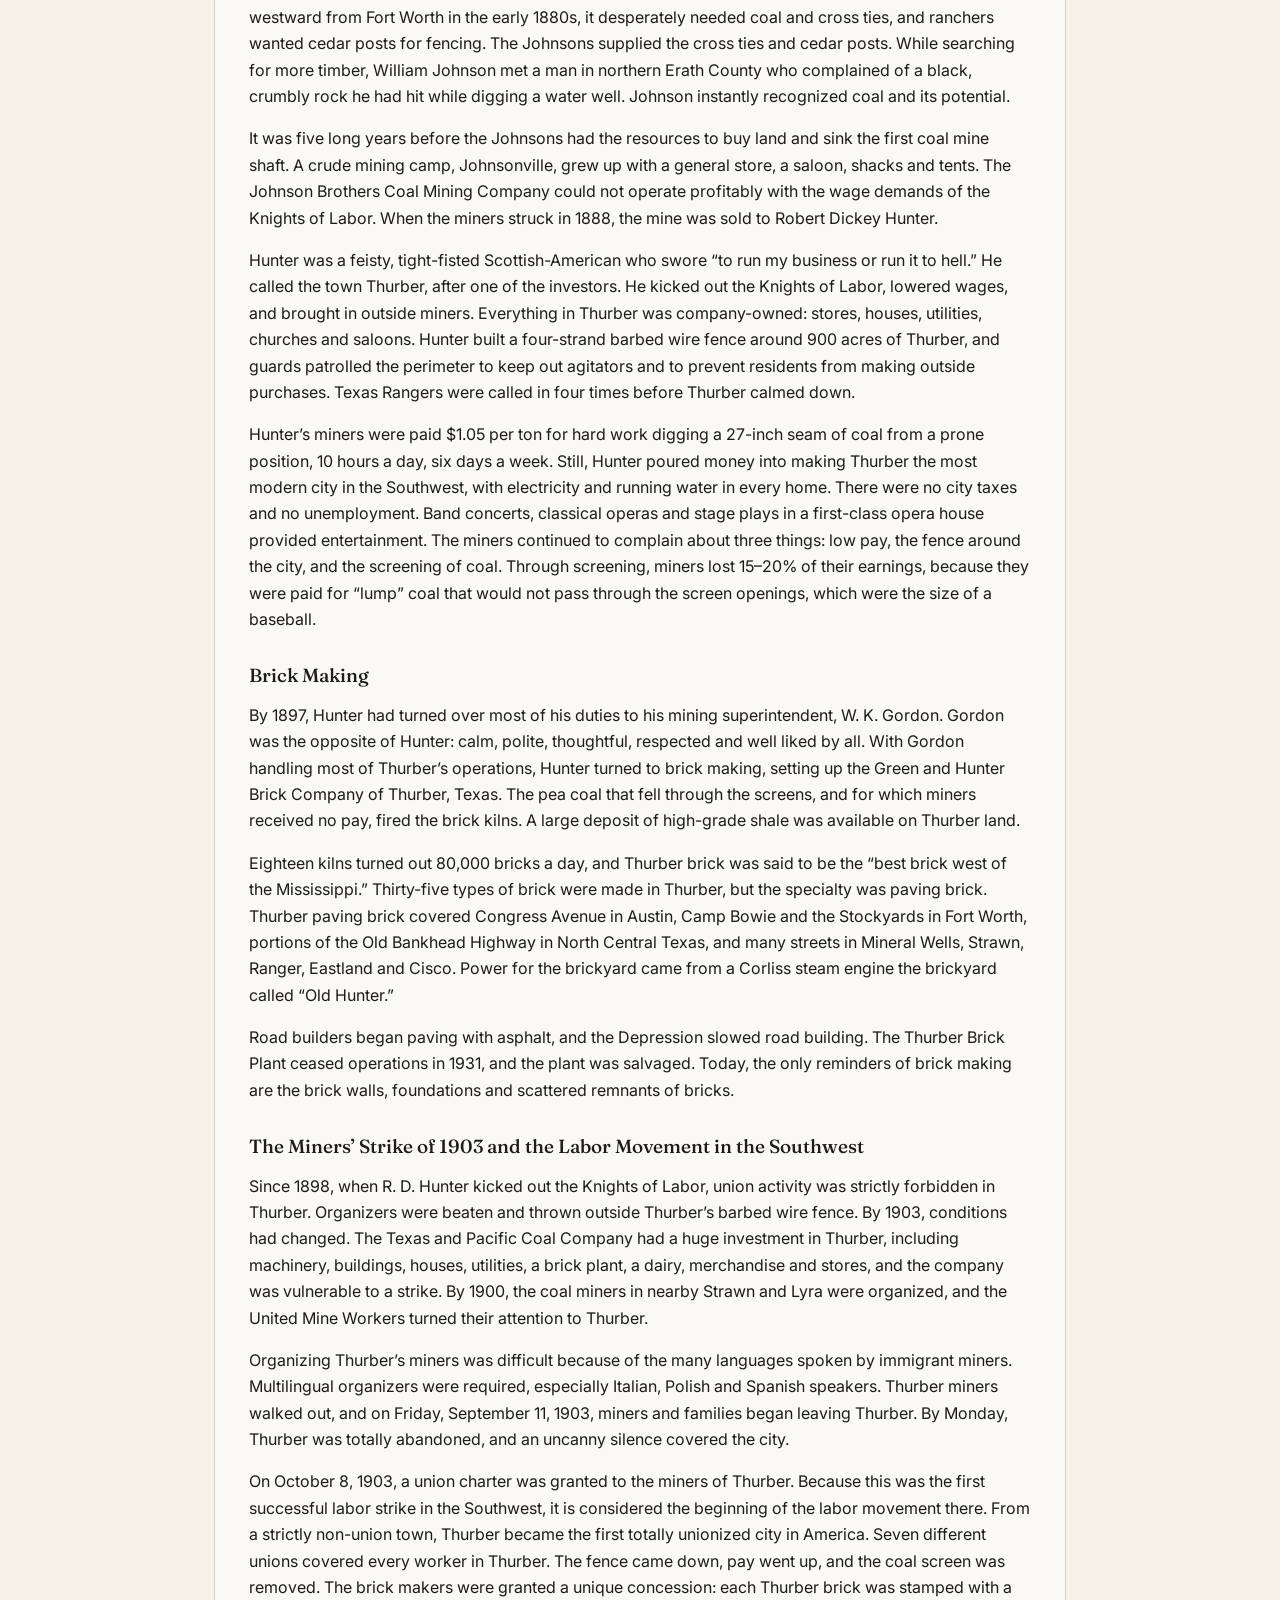
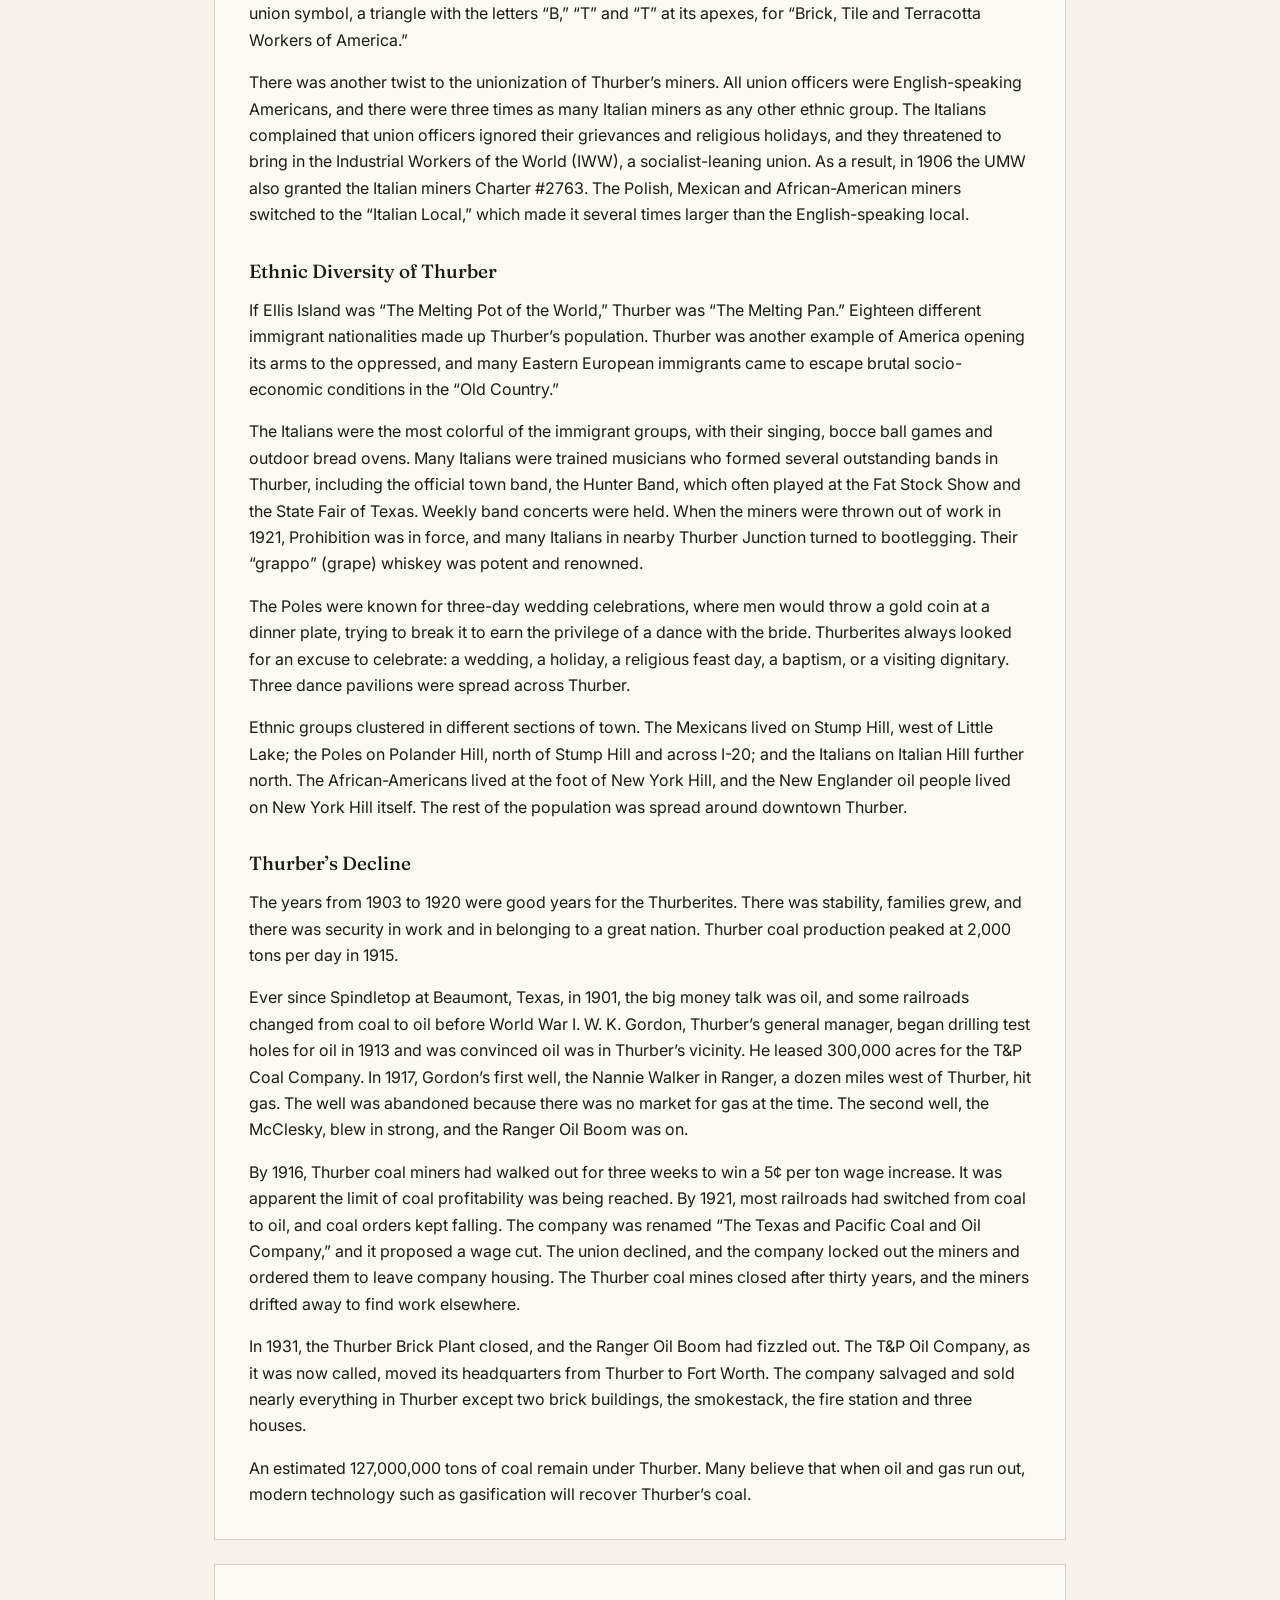
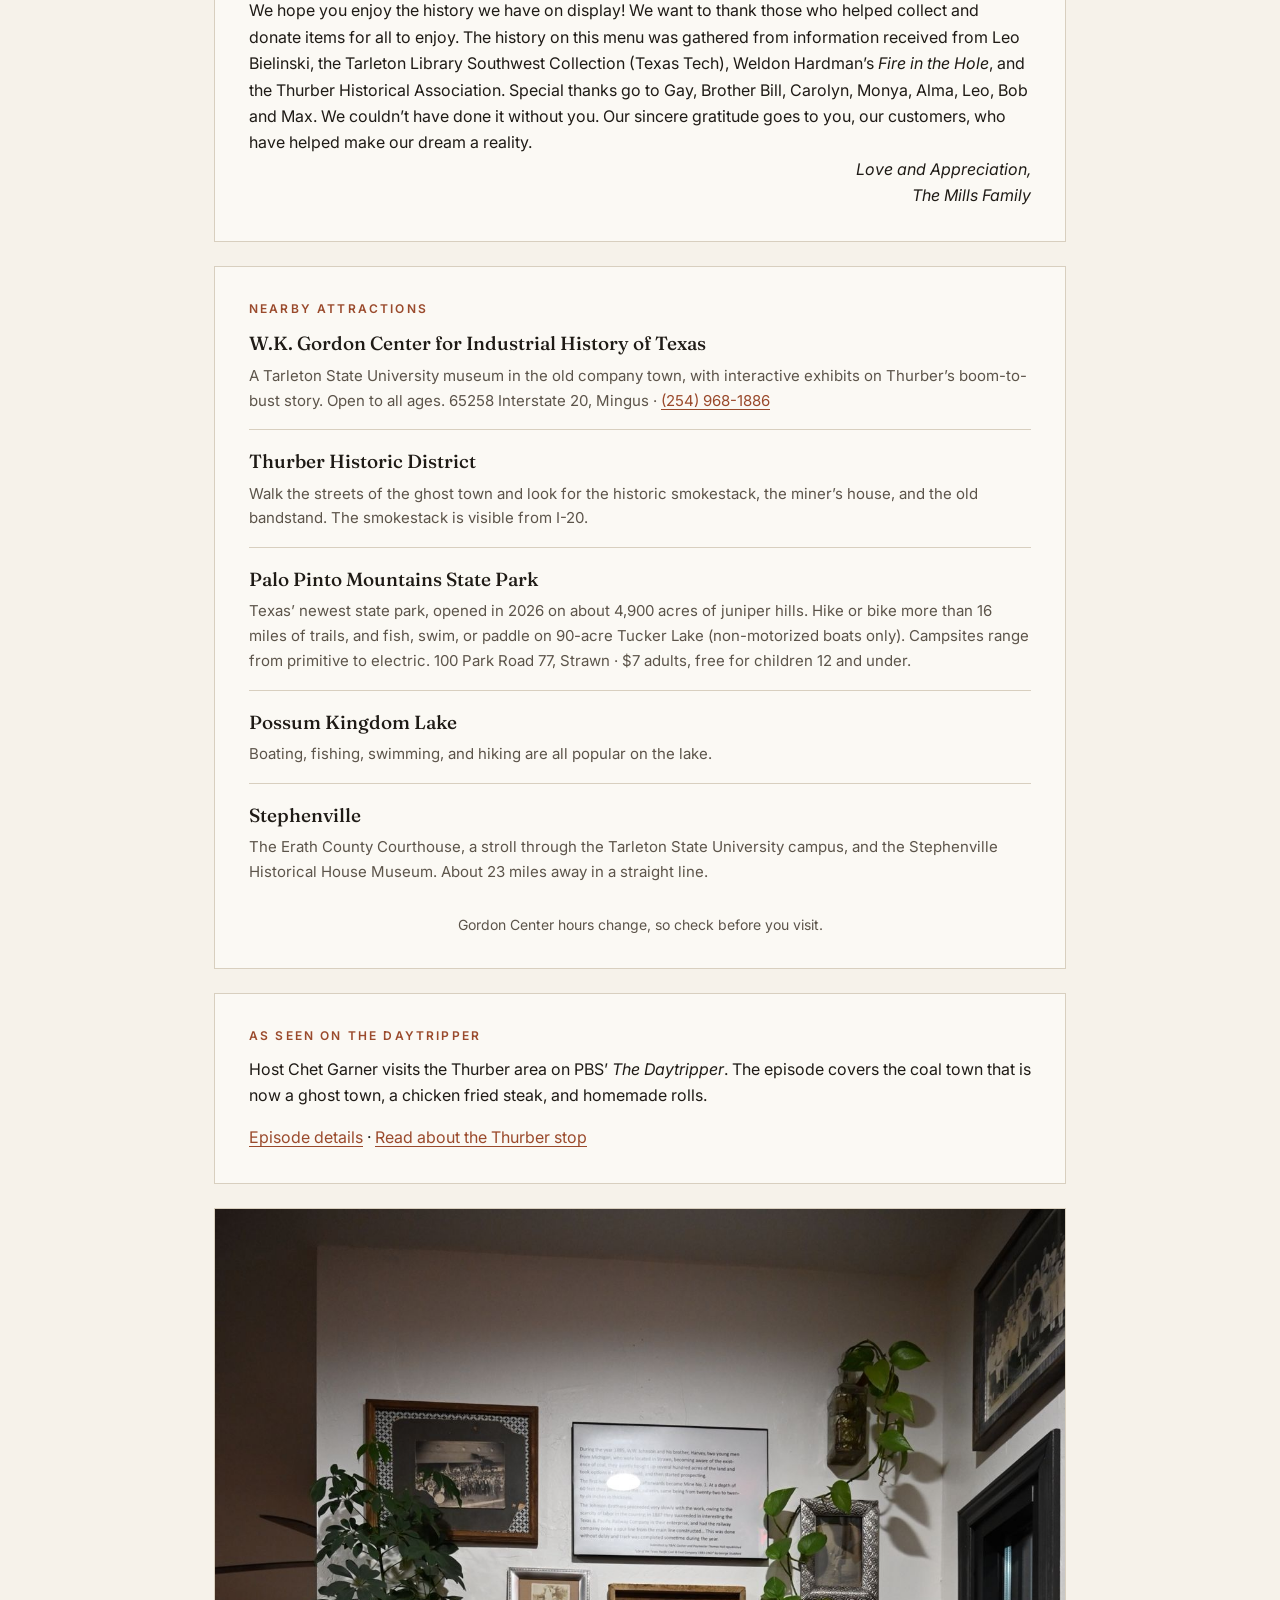
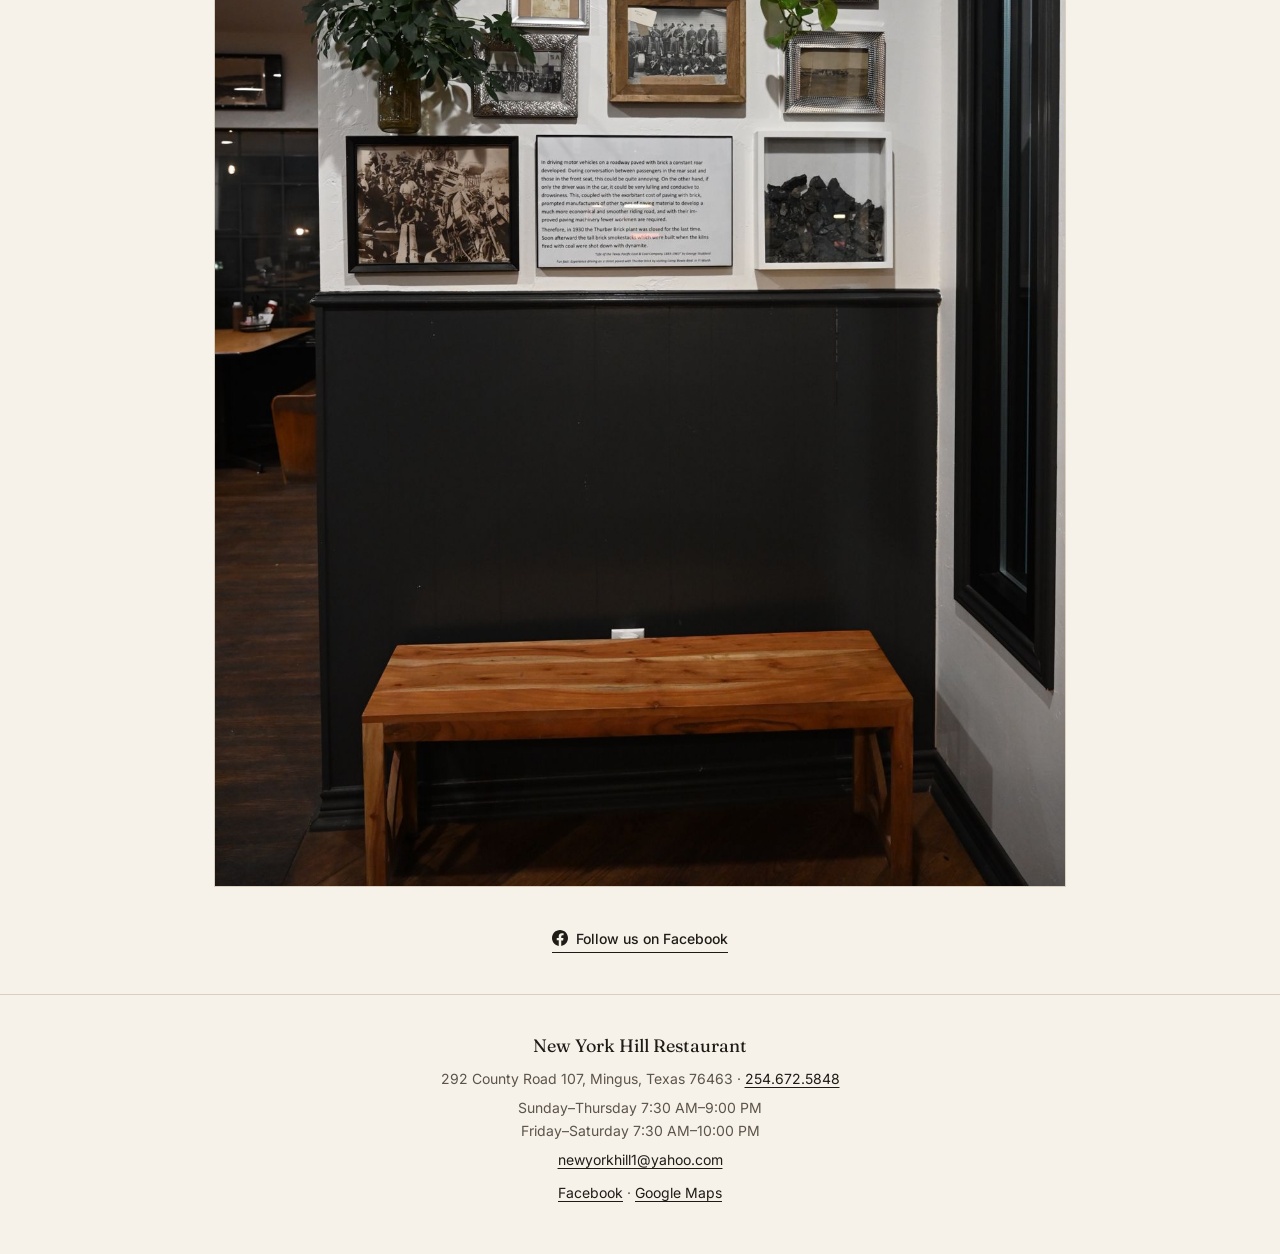
<file: history.html>
<!DOCTYPE html>
<html lang="en">
<head>
<meta charset="UTF-8">
<meta name="viewport" content="width=device-width, initial-scale=1">
<title>History | New York Hill Restaurant</title>
<meta name="description" content="The ghost town of Thurber, Texas produced coal and brick from 1888 to 1921. Learn how New York Hill got its name.">
<meta property="og:type" content="website">
<meta property="og:site_name" content="New York Hill Restaurant">
<meta property="og:title" content="History | New York Hill Restaurant">
<meta property="og:description" content="The ghost town of Thurber, Texas produced coal and brick from 1888 to 1921. Learn how New York Hill got its name.">
<meta property="og:url" content="https://thurbernewyorkhill.com/history.html">
<meta property="og:image" content="https://thurbernewyorkhill.com/images/hero-porch.jpg">
<meta name="twitter:card" content="summary_large_image">
<link rel="icon" href="favicon.svg" type="image/svg+xml">
<link rel="preconnect" href="https://fonts.googleapis.com">
<link rel="preconnect" href="https://fonts.gstatic.com" crossorigin>
<link href="https://fonts.googleapis.com/css2?family=Fraunces:opsz,wght@9..144,400;9..144,500;9..144,600&family=Inter:wght@400;500;600&display=swap" rel="stylesheet">
<link rel="stylesheet" href="css/style.css?v=10">
</head>
<body>

<header class="masthead">
  <p class="kicker">Thurber, Texas &middot; Exit 367 on I-20</p>
  <h1><a href="index.html">New York Hill Restaurant</a></h1>
  <p class="sub">Call <a href="tel:+12546725848">254.672.5848</a></p>
</header>

<nav class="main" aria-label="Main">
  <ul>
    <li><a href="index.html">Home</a></li>
    <li><a href="family.html">Family</a></li>
    <li><a href="history.html" aria-current="page">History</a></li>
    <li><a href="food.html">Food</a></li>
    <li><a href="events.html">Events</a></li>
    <li><a href="contact.html">Contact</a></li>
  </ul>
</nav>

<main class="wrap">
  <h2 class="page-title">We call it New York Hill because they called it New York Hill</h2>
  <p class="page-intro">The history of the place the restaurant takes its name from.</p>

  <div class="panel">
    <p>The ghost town of Thurber, on the Erath and Palo Pinto County line along I-20, produced coal and brick from 1888 to 1921. At the time it was described as the &ldquo;largest company town in the state of Texas.&rdquo;</p>
    <p>Managers for the Texas and Pacific Coal Company, many from the northeastern United States, lived in homes with picket fences and indoor plumbing. The area came to be called &ldquo;New York&rdquo; Hill because of them.</p>
    <p style="margin-bottom:0;">Janis and Lesly Mills chose the restaurant&rsquo;s name to honor that history. Local families have donated photos and artifacts, which hang in the main dining room.</p>
  </div>

  <div class="panel">
    <h3 class="label">Welcome</h3>
    <p>Welcome to New York Hill Restaurant. We hope your visit here is both enjoyable and memorable. We named our restaurant &ldquo;New York Hill Restaurant&rdquo; in keeping with Thurber&rsquo;s rich, colorful history.</p>
    <p>This restaurant is located on the site of Thurber&rsquo;s Episcopal Church, which was built about 1918. The Ranger Oil Boom, a dozen miles west of here, was on at this time, and the Texas Pacific Coal and Oil Company brought many office workers from the northeastern United States to staff its Thurber office. Fine brick homes were built for these employees on the hill south of downtown Thurber, and that hill came to be called &ldquo;New York Hill.&rdquo;</p>
    <p>Five important aspects of Thurber were its coal and brick production, its ethnic diversity, its role in the labor movement, and its place in the Ranger Oil Boom. The lake to our west is Thurber Little Lake, the town&rsquo;s &ldquo;swimming pool.&rdquo; Just north of this lake, toward town, was the school. The first coal mine was a few hundred yards east of our restaurant, with the brick plant just beyond it.</p>
    <p style="margin-bottom:0;">When the railroads switched from coal to oil and the Ranger Oil Boom fizzled out, Thurber&rsquo;s population of 10,000 faded away, and Thurber became a ghost town. New York Hill remains a prominent feature of Thurber&rsquo;s past. We hope to keep its history alive by offering a glimpse of it alongside a pleasurable dining experience.</p>
  </div>

  <div class="panel">
    <h3 class="label">A Brief History of Thurber</h3>

    <h4 class="sub-label">Thurber&rsquo;s Beginnings</h4>
    <p>William and Harvey Johnson came to Texas in 1878 from Ionia, Michigan, one jump ahead of creditors from a failed merchandise business. They settled in Strawn, five miles northwest of Thurber, and established a successful feed, lumber and grain company. As the Texas and Pacific Railroad extended westward from Fort Worth in the early 1880s, it desperately needed coal and cross ties, and ranchers wanted cedar posts for fencing. The Johnsons supplied the cross ties and cedar posts. While searching for more timber, William Johnson met a man in northern Erath County who complained of a black, crumbly rock he had hit while digging a water well. Johnson instantly recognized coal and its potential.</p>
    <p>It was five long years before the Johnsons had the resources to buy land and sink the first coal mine shaft. A crude mining camp, Johnsonville, grew up with a general store, a saloon, shacks and tents. The Johnson Brothers Coal Mining Company could not operate profitably with the wage demands of the Knights of Labor. When the miners struck in 1888, the mine was sold to Robert Dickey Hunter.</p>
    <p>Hunter was a feisty, tight-fisted Scottish-American who swore &ldquo;to run my business or run it to hell.&rdquo; He called the town Thurber, after one of the investors. He kicked out the Knights of Labor, lowered wages, and brought in outside miners. Everything in Thurber was company-owned: stores, houses, utilities, churches and saloons. Hunter built a four-strand barbed wire fence around 900 acres of Thurber, and guards patrolled the perimeter to keep out agitators and to prevent residents from making outside purchases. Texas Rangers were called in four times before Thurber calmed down.</p>
    <p>Hunter&rsquo;s miners were paid $1.05 per ton for hard work digging a 27-inch seam of coal from a prone position, 10 hours a day, six days a week. Still, Hunter poured money into making Thurber the most modern city in the Southwest, with electricity and running water in every home. There were no city taxes and no unemployment. Band concerts, classical operas and stage plays in a first-class opera house provided entertainment. The miners continued to complain about three things: low pay, the fence around the city, and the screening of coal. Through screening, miners lost 15&ndash;20% of their earnings, because they were paid for &ldquo;lump&rdquo; coal that would not pass through the screen openings, which were the size of a baseball.</p>

    <h4 class="sub-label">Brick Making</h4>
    <p>By 1897, Hunter had turned over most of his duties to his mining superintendent, W. K. Gordon. Gordon was the opposite of Hunter: calm, polite, thoughtful, respected and well liked by all. With Gordon handling most of Thurber&rsquo;s operations, Hunter turned to brick making, setting up the Green and Hunter Brick Company of Thurber, Texas. The pea coal that fell through the screens, and for which miners received no pay, fired the brick kilns. A large deposit of high-grade shale was available on Thurber land.</p>
    <p>Eighteen kilns turned out 80,000 bricks a day, and Thurber brick was said to be the &ldquo;best brick west of the Mississippi.&rdquo; Thirty-five types of brick were made in Thurber, but the specialty was paving brick. Thurber paving brick covered Congress Avenue in Austin, Camp Bowie and the Stockyards in Fort Worth, portions of the Old Bankhead Highway in North Central Texas, and many streets in Mineral Wells, Strawn, Ranger, Eastland and Cisco. Power for the brickyard came from a Corliss steam engine the brickyard called &ldquo;Old Hunter.&rdquo;</p>
    <p>Road builders began paving with asphalt, and the Depression slowed road building. The Thurber Brick Plant ceased operations in 1931, and the plant was salvaged. Today, the only reminders of brick making are the brick walls, foundations and scattered remnants of bricks.</p>

    <h4 class="sub-label">The Miners&rsquo; Strike of 1903 and the Labor Movement in the Southwest</h4>
    <p>Since 1898, when R. D. Hunter kicked out the Knights of Labor, union activity was strictly forbidden in Thurber. Organizers were beaten and thrown outside Thurber&rsquo;s barbed wire fence. By 1903, conditions had changed. The Texas and Pacific Coal Company had a huge investment in Thurber, including machinery, buildings, houses, utilities, a brick plant, a dairy, merchandise and stores, and the company was vulnerable to a strike. By 1900, the coal miners in nearby Strawn and Lyra were organized, and the United Mine Workers turned their attention to Thurber.</p>
    <p>Organizing Thurber&rsquo;s miners was difficult because of the many languages spoken by immigrant miners. Multilingual organizers were required, especially Italian, Polish and Spanish speakers. Thurber miners walked out, and on Friday, September 11, 1903, miners and families began leaving Thurber. By Monday, Thurber was totally abandoned, and an uncanny silence covered the city.</p>
    <p>On October 8, 1903, a union charter was granted to the miners of Thurber. Because this was the first successful labor strike in the Southwest, it is considered the beginning of the labor movement there. From a strictly non-union town, Thurber became the first totally unionized city in America. Seven different unions covered every worker in Thurber. The fence came down, pay went up, and the coal screen was removed. The brick makers were granted a unique concession: each Thurber brick was stamped with a union symbol, a triangle with the letters &ldquo;B,&rdquo; &ldquo;T&rdquo; and &ldquo;T&rdquo; at its apexes, for &ldquo;Brick, Tile and Terracotta Workers of America.&rdquo;</p>
    <p>There was another twist to the unionization of Thurber&rsquo;s miners. All union officers were English-speaking Americans, and there were three times as many Italian miners as any other ethnic group. The Italians complained that union officers ignored their grievances and religious holidays, and they threatened to bring in the Industrial Workers of the World (IWW), a socialist-leaning union. As a result, in 1906 the UMW also granted the Italian miners Charter #2763. The Polish, Mexican and African-American miners switched to the &ldquo;Italian Local,&rdquo; which made it several times larger than the English-speaking local.</p>

    <h4 class="sub-label">Ethnic Diversity of Thurber</h4>
    <p>If Ellis Island was &ldquo;The Melting Pot of the World,&rdquo; Thurber was &ldquo;The Melting Pan.&rdquo; Eighteen different immigrant nationalities made up Thurber&rsquo;s population. Thurber was another example of America opening its arms to the oppressed, and many Eastern European immigrants came to escape brutal socio-economic conditions in the &ldquo;Old Country.&rdquo;</p>
    <p>The Italians were the most colorful of the immigrant groups, with their singing, bocce ball games and outdoor bread ovens. Many Italians were trained musicians who formed several outstanding bands in Thurber, including the official town band, the Hunter Band, which often played at the Fat Stock Show and the State Fair of Texas. Weekly band concerts were held. When the miners were thrown out of work in 1921, Prohibition was in force, and many Italians in nearby Thurber Junction turned to bootlegging. Their &ldquo;grappo&rdquo; (grape) whiskey was potent and renowned.</p>
    <p>The Poles were known for three-day wedding celebrations, where men would throw a gold coin at a dinner plate, trying to break it to earn the privilege of a dance with the bride. Thurberites always looked for an excuse to celebrate: a wedding, a holiday, a religious feast day, a baptism, or a visiting dignitary. Three dance pavilions were spread across Thurber.</p>
    <p style="margin-bottom:0;">Ethnic groups clustered in different sections of town. The Mexicans lived on Stump Hill, west of Little Lake; the Poles on Polander Hill, north of Stump Hill and across I-20; and the Italians on Italian Hill further north. The African-Americans lived at the foot of New York Hill, and the New Englander oil people lived on New York Hill itself. The rest of the population was spread around downtown Thurber.</p>

    <h4 class="sub-label">Thurber&rsquo;s Decline</h4>
    <p>The years from 1903 to 1920 were good years for the Thurberites. There was stability, families grew, and there was security in work and in belonging to a great nation. Thurber coal production peaked at 2,000 tons per day in 1915.</p>
    <p>Ever since Spindletop at Beaumont, Texas, in 1901, the big money talk was oil, and some railroads changed from coal to oil before World War I. W. K. Gordon, Thurber&rsquo;s general manager, began drilling test holes for oil in 1913 and was convinced oil was in Thurber&rsquo;s vicinity. He leased 300,000 acres for the T&amp;P Coal Company. In 1917, Gordon&rsquo;s first well, the Nannie Walker in Ranger, a dozen miles west of Thurber, hit gas. The well was abandoned because there was no market for gas at the time. The second well, the McClesky, blew in strong, and the Ranger Oil Boom was on.</p>
    <p>By 1916, Thurber coal miners had walked out for three weeks to win a 5&cent; per ton wage increase. It was apparent the limit of coal profitability was being reached. By 1921, most railroads had switched from coal to oil, and coal orders kept falling. The company was renamed &ldquo;The Texas and Pacific Coal and Oil Company,&rdquo; and it proposed a wage cut. The union declined, and the company locked out the miners and ordered them to leave company housing. The Thurber coal mines closed after thirty years, and the miners drifted away to find work elsewhere.</p>
    <p>In 1931, the Thurber Brick Plant closed, and the Ranger Oil Boom had fizzled out. The T&amp;P Oil Company, as it was now called, moved its headquarters from Thurber to Fort Worth. The company salvaged and sold nearly everything in Thurber except two brick buildings, the smokestack, the fire station and three houses.</p>
    <p style="margin-bottom:0;">An estimated 127,000,000 tons of coal remain under Thurber. Many believe that when oil and gas run out, modern technology such as gasification will recover Thurber&rsquo;s coal.</p>
  </div>

  <div class="panel">
    <p style="margin-bottom:0;">We hope you enjoy the history we have on display! We want to thank those who helped collect and donate items for all to enjoy. The history on this menu was gathered from information received from Leo Bielinski, the Tarleton Library Southwest Collection (Texas Tech), Weldon Hardman&rsquo;s <em>Fire in the Hole</em>, and the Thurber Historical Association. Special thanks go to Gay, Brother Bill, Carolyn, Monya, Alma, Leo, Bob and Max. We couldn&rsquo;t have done it without you. Our sincere gratitude goes to you, our customers, who have helped make our dream a reality.</p>
    <p style="margin-bottom:0;text-align:right;"><em>Love and Appreciation,<br>The Mills Family</em></p>
  </div>

  <div class="panel">
    <h3 class="label">Nearby Attractions</h3>
    <ul class="attractions">
      <li>
        <strong>W.K. Gordon Center for Industrial History of Texas</strong>
        <span>A Tarleton State University museum in the old company town, with interactive exhibits on Thurber&rsquo;s boom-to-bust story. Open to all ages. 65258 Interstate 20, Mingus &middot; <a href="tel:+12549681886">(254) 968-1886</a></span>
      </li>
      <li>
        <strong>Thurber Historic District</strong>
        <span>Walk the streets of the ghost town and look for the historic smokestack, the miner&rsquo;s house, and the old bandstand. The smokestack is visible from I-20.</span>
      </li>
      <li>
        <strong>Palo Pinto Mountains State Park</strong>
        <span>Texas&rsquo; newest state park, opened in 2026 on about 4,900 acres of juniper hills. Hike or bike more than 16 miles of trails, and fish, swim, or paddle on 90-acre Tucker Lake (non-motorized boats only). Campsites range from primitive to electric. 100 Park Road 77, Strawn &middot; $7 adults, free for children 12 and under.</span>
      </li>
      <li>
        <strong>Possum Kingdom Lake</strong>
        <span>Boating, fishing, swimming, and hiking are all popular on the lake.</span>
      </li>
      <li>
        <strong>Stephenville</strong>
        <span>The Erath County Courthouse, a stroll through the Tarleton State University campus, and the Stephenville Historical House Museum. About 23 miles away in a straight line.</span>
      </li>
    </ul>
    <p class="note" style="margin-bottom:0;">Gordon Center hours change, so check before you visit.</p>
  </div>

  <div class="panel">
    <h3 class="label">As Seen on The Daytripper</h3>
    <p>Host Chet Garner visits the Thurber area on PBS&rsquo; <em>The Daytripper</em>. The episode covers the coal town that is now a ghost town, a chicken fried steak, and homemade rolls.</p>
    <p style="margin-bottom:0;"><a href="https://thetvdb.com/series/daytripper/episodes/11780496" target="_blank" rel="noopener">Episode details</a> &middot; <a href="https://blog.txfb-ins.com/city-spotlight-palo-pinto-mountains/" target="_blank" rel="noopener">Read about the Thurber stop</a></p>
  </div>

  <figure class="photo-wide"><img src="images/history-1.jpg" alt="Historic photos on display" onerror="this.remove()"></figure>

  <div class="social">
    <a href="https://www.facebook.com/NewYorkHIll" target="_blank" rel="noopener">
      <svg viewBox="0 0 24 24" aria-hidden="true"><path d="M24 12.07C24 5.4 18.63 0 12 0S0 5.4 0 12.07C0 18.1 4.39 23.09 10.13 24v-8.44H7.08v-3.49h3.05V9.41c0-3.02 1.79-4.69 4.53-4.69 1.31 0 2.69.24 2.69.24v2.97h-1.51c-1.49 0-1.96.93-1.96 1.89v2.26h3.33l-.53 3.49h-2.8V24C19.61 23.09 24 18.1 24 12.07z"/></svg>
      Follow us on Facebook
    </a>
  </div>
</main>

<footer class="site">
  <p class="name">New York Hill Restaurant</p>
  <p>292 County Road 107, Mingus, Texas 76463 &middot; <a href="tel:+12546725848">254.672.5848</a></p>
  <p>Sunday&ndash;Thursday 7:30 AM&ndash;9:00 PM<br>Friday&ndash;Saturday 7:30 AM&ndash;10:00 PM</p>
  <p><a href="mailto:newyorkhill1@yahoo.com">newyorkhill1@yahoo.com</a></p>
  <p class="social-links"><a href="https://www.facebook.com/NewYorkHIll" target="_blank" rel="noopener">Facebook</a> &middot; <a href="https://www.google.com/maps/search/?api=1&amp;query=New+York+Hill+Restaurant&amp;query_place_id=ChIJT-LiNr6eUYYR8mpRFcu9SW4" target="_blank" rel="noopener">Google Maps</a></p>
</footer>

</body>
</html>
</file>
<file: css/style.css>
:root {
  --paper: #f6f2ea;
  --surface: #fbf9f4;
  --ink: #1f1b16;
  --ink-soft: #5c544a;
  --rule: #d8cfbf;
  --rust: #9a4a2c;
  --rust-deep: #7a3620;
  --display: "Fraunces", Georgia, serif;
  --sans: "Inter", system-ui, -apple-system, "Segoe UI", sans-serif;
}

* { box-sizing: border-box; }
html, body { margin: 0; padding: 0; }
body {
  background: var(--paper);
  color: var(--ink);
  font-family: var(--sans);
  font-size: 16px;
  line-height: 1.65;
  -webkit-font-smoothing: antialiased;
}
a { color: var(--rust); text-underline-offset: 3px; }
a:hover { color: var(--rust-deep); }
img { display: block; max-width: 100%; height: auto; }

.wrap { max-width: 900px; margin: 0 auto; padding: 0 24px; }

/* Masthead */
.masthead {
  padding: 72px 24px 32px;
  text-align: center;
  border-bottom: 1px solid var(--rule);
}
.kicker {
  font-size: 12px;
  font-weight: 600;
  letter-spacing: 0.18em;
  text-transform: uppercase;
  color: var(--ink-soft);
  margin: 0 0 14px;
}
.masthead h1 {
  font-family: var(--display);
  font-weight: 500;
  font-size: clamp(34px, 6vw, 56px);
  line-height: 1.05;
  letter-spacing: -0.01em;
  margin: 0;
}
.masthead h1 a { color: inherit; text-decoration: none; }
.masthead .sub { margin: 14px 0 0; color: var(--ink-soft); font-size: 15px; }
.masthead .sub a { color: var(--ink); font-weight: 600; text-decoration: none; }

/* Navigation */
nav.main {
  position: sticky;
  top: 0;
  z-index: 10;
  background: var(--paper);
  border-bottom: 1px solid var(--rule);
}
nav.main ul {
  list-style: none;
  margin: 0;
  padding: 0;
  display: flex;
  flex-wrap: wrap;
  justify-content: center;
  gap: 4px 28px;
}
nav.main a {
  display: block;
  padding: 16px 2px 14px;
  color: var(--ink-soft);
  text-decoration: none;
  font-size: 14px;
  font-weight: 500;
  letter-spacing: 0.02em;
  border-bottom: 2px solid transparent;
}
nav.main a:hover { color: var(--ink); }
nav.main a[aria-current="page"] { color: var(--ink); border-bottom-color: var(--rust); }

/* Content */
main.wrap { padding-top: 64px; padding-bottom: 40px; min-height: 60vh; }
.tagline {
  font-family: var(--display);
  font-style: italic;
  font-weight: 400;
  font-size: clamp(20px, 3vw, 26px);
  color: var(--rust);
  text-align: center;
  margin: 0 0 36px;
}
h2.page-title {
  font-family: var(--display);
  font-weight: 500;
  font-size: clamp(28px, 4.5vw, 40px);
  line-height: 1.15;
  letter-spacing: -0.01em;
  text-align: center;
  margin: 0 0 14px;
}
.page-intro {
  max-width: 620px;
  margin: 0 auto 40px;
  text-align: center;
  color: var(--ink-soft);
  font-size: 18px;
}
h3.label {
  font-size: 12px;
  font-weight: 600;
  letter-spacing: 0.18em;
  text-transform: uppercase;
  color: var(--rust);
  margin: 0 0 10px;
}
h3.name {
  font-family: var(--display);
  font-weight: 500;
  font-size: 26px;
  margin: 0 0 14px;
}
p { margin: 0 0 16px; }
.center { text-align: center; }

.panel {
  background: var(--surface);
  border: 1px solid var(--rule);
  padding: 32px 34px;
  margin: 0 0 24px;
}
.panel.center { text-align: center; }
.panel p.narrow { max-width: 620px; margin-left: auto; margin-right: auto; }
.two-col { display: grid; grid-template-columns: 1fr 1fr; gap: 24px; }
.two-col .panel { margin: 0; }
.menu-grid { display: grid; grid-template-columns: 1fr 1fr; gap: 24px; }
.menu-grid .panel { margin: 0; }
.menu-grid p { font-size: 15px; color: var(--ink-soft); }

.divider { border: 0; border-top: 1px solid var(--rule); margin: 44px 0; }

/* Nearby attractions */
ul.attractions { list-style: none; margin: 0 0 20px; padding: 0; }
ul.attractions li { padding: 16px 0; border-bottom: 1px solid var(--rule); }
ul.attractions li:first-child { padding-top: 0; }
ul.attractions li:last-child { border-bottom: 0; padding-bottom: 0; }
ul.attractions strong { display: block; font-family: "Fraunces", Georgia, serif; font-weight: 500; font-size: 19px; margin-bottom: 4px; }
ul.attractions span { display: block; color: var(--ink-soft); font-size: 15px; }
p.note { font-size: 14px; color: var(--ink-soft); }

/* Hours */
table.hours { width: 100%; border-collapse: collapse; font-size: 15px; }
table.hours td { padding: 10px 0; border-bottom: 1px solid var(--rule); }
table.hours tr:last-child td { border-bottom: 0; }
table.hours td:last-child { text-align: right; font-variant-numeric: tabular-nums; }

/* Buttons */
.actions { display: flex; flex-wrap: wrap; gap: 12px; justify-content: center; margin-top: 8px; }
.btn {
  display: inline-block;
  padding: 12px 22px;
  background: var(--ink);
  color: var(--surface) !important;
  text-decoration: none;
  font-size: 14px;
  font-weight: 500;
  letter-spacing: 0.02em;
  border: 1px solid var(--ink);
}
.btn:hover { background: var(--rust); border-color: var(--rust); }
.btn.ghost { background: transparent; color: var(--ink) !important; }
.btn.ghost:hover { background: var(--ink); color: var(--surface) !important; }

/* Photo frames: swap for real photos (see README) */
.frames { display: grid; grid-template-columns: repeat(4, 1fr); gap: 14px; margin: 0; }
.frame {
  aspect-ratio: 4 / 5;
  background: #e7dfd0;
  border: 1px solid var(--rule);
  display: flex;
  align-items: flex-end;
  padding: 10px;
  color: var(--ink-soft);
  font-size: 11px;
  letter-spacing: 0.08em;
  text-transform: uppercase;
}
.frame-wrap img { width: 100%; height: 100%; object-fit: cover; position: absolute; inset: 0; }
.frame-wrap { position: relative; aspect-ratio: 4 / 5; border: 1px solid var(--rule); background: #e7dfd0; overflow: hidden; }

.note { text-align: center; color: var(--ink-soft); font-size: 14px; margin: 28px 0 0; }

/* Hero view (illustration on home page) */
.hero-view { margin: 0 0 40px; }
.hero-view img, .hero-view svg {
  display: block;
  width: 100%;
  height: auto;
  border: 1px solid var(--rule);
}
.photo-wide { margin: 0 0 40px; }
.photo-wide img { display: block; width: 100%; height: auto; border: 1px solid var(--rule); }
.hero-view figcaption {
  margin-top: 10px;
  text-align: center;
  font-size: 12px;
  letter-spacing: 0.14em;
  text-transform: uppercase;
  color: var(--ink-soft);
}

/* Google rating */
.rating { margin: 0 0 8px; font-size: 15px; font-weight: 500; }
.stars { color: var(--rust); letter-spacing: 2px; margin-right: 4px; }
.muted { color: var(--ink-soft); font-weight: 400; }
.reviews { margin-top: 44px; }
.reviews p { max-width: 640px; }
.attrib { font-size: 13px; color: var(--ink-soft); margin: 12px 0 0 !important; }

/* Social */
.social { text-align: center; margin: 36px 0 0; }
.social a {
  display: inline-flex;
  align-items: center;
  gap: 8px;
  color: var(--ink);
  text-decoration: none;
  font-size: 14px;
  font-weight: 500;
  border-bottom: 1px solid var(--ink);
  padding-bottom: 2px;
}
.social svg { width: 16px; height: 16px; fill: currentColor; }

/* Footer */
footer.site {
  border-top: 1px solid var(--rule);
  padding: 36px 24px 44px;
  text-align: center;
  color: var(--ink-soft);
  font-size: 14px;
}
footer.site p { margin: 0 0 6px; }
footer.site .name { font-family: var(--display); font-size: 18px; color: var(--ink); }
footer.site a { color: var(--ink); }
footer.site .social-links { margin-top: 10px; }

/* 404 */
.notfound { text-align: center; padding: 60px 0; }
.notfound h2 { font-family: var(--display); font-weight: 500; font-size: 36px; margin: 0 0 12px; }

@media (max-width: 720px) {
  .masthead { padding-top: 120px; }
  .two-col, .menu-grid { grid-template-columns: 1fr; }
  .frames { grid-template-columns: repeat(2, 1fr); }
  .panel { padding: 24px; }
  nav.main ul { gap: 2px 18px; }
  nav.main a { font-size: 13px; padding: 14px 2px 12px; }
}


/* History sub-headings */
h4.sub-label { font-family: "Fraunces", Georgia, serif; font-weight: 500; font-size: 19px; margin: 28px 0 10px; }
</file>
